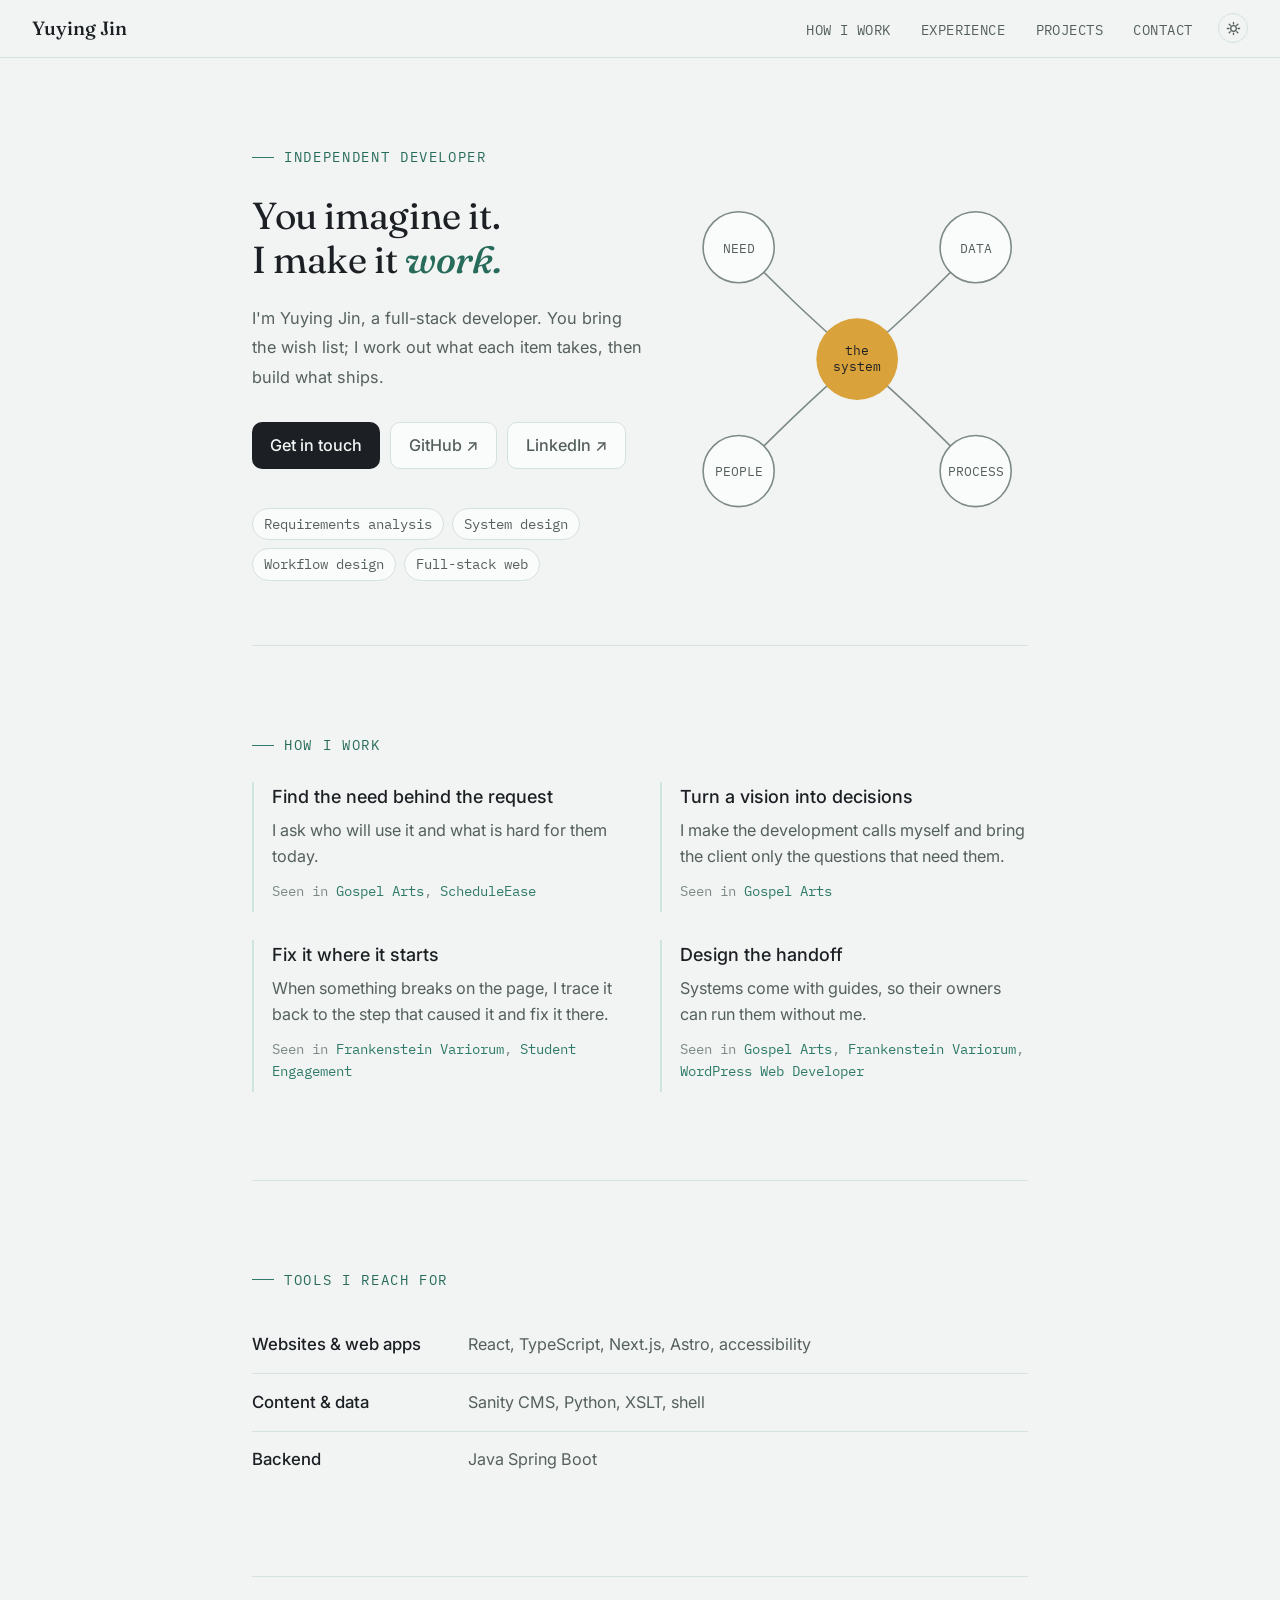
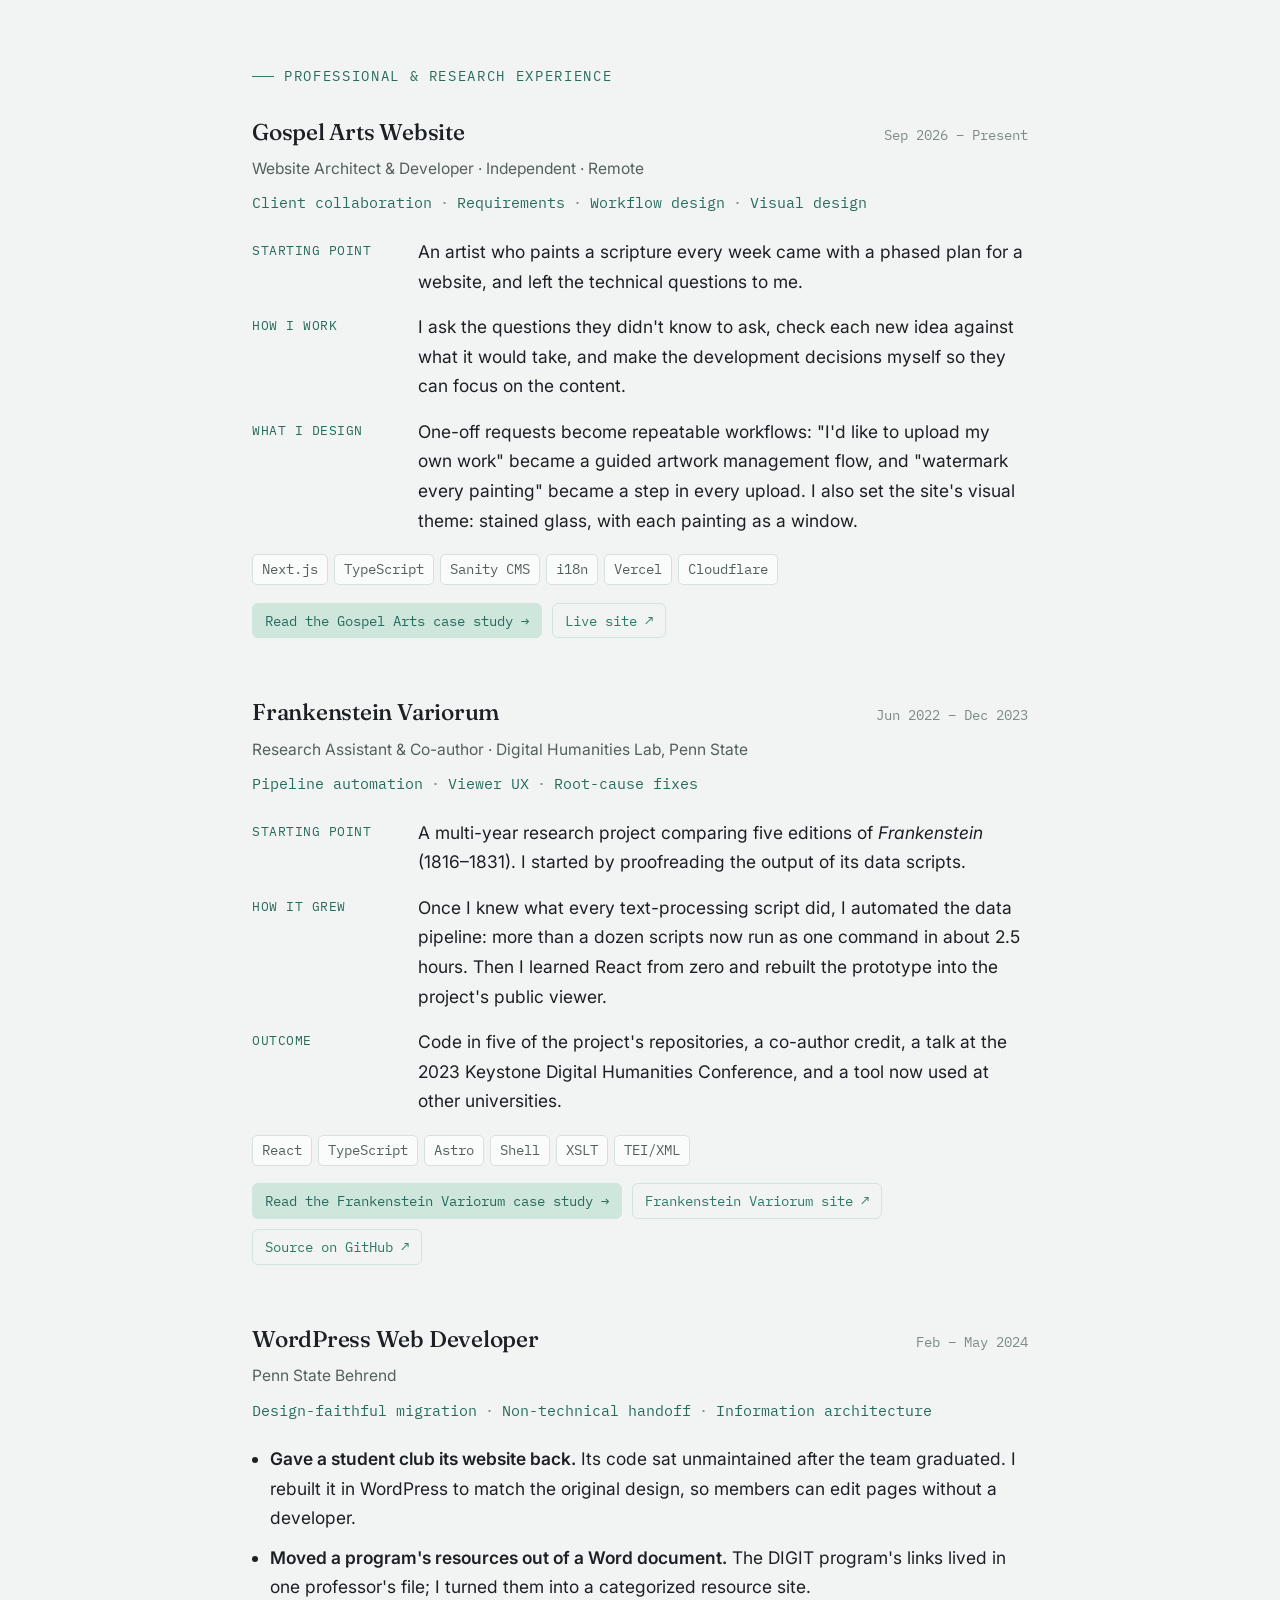
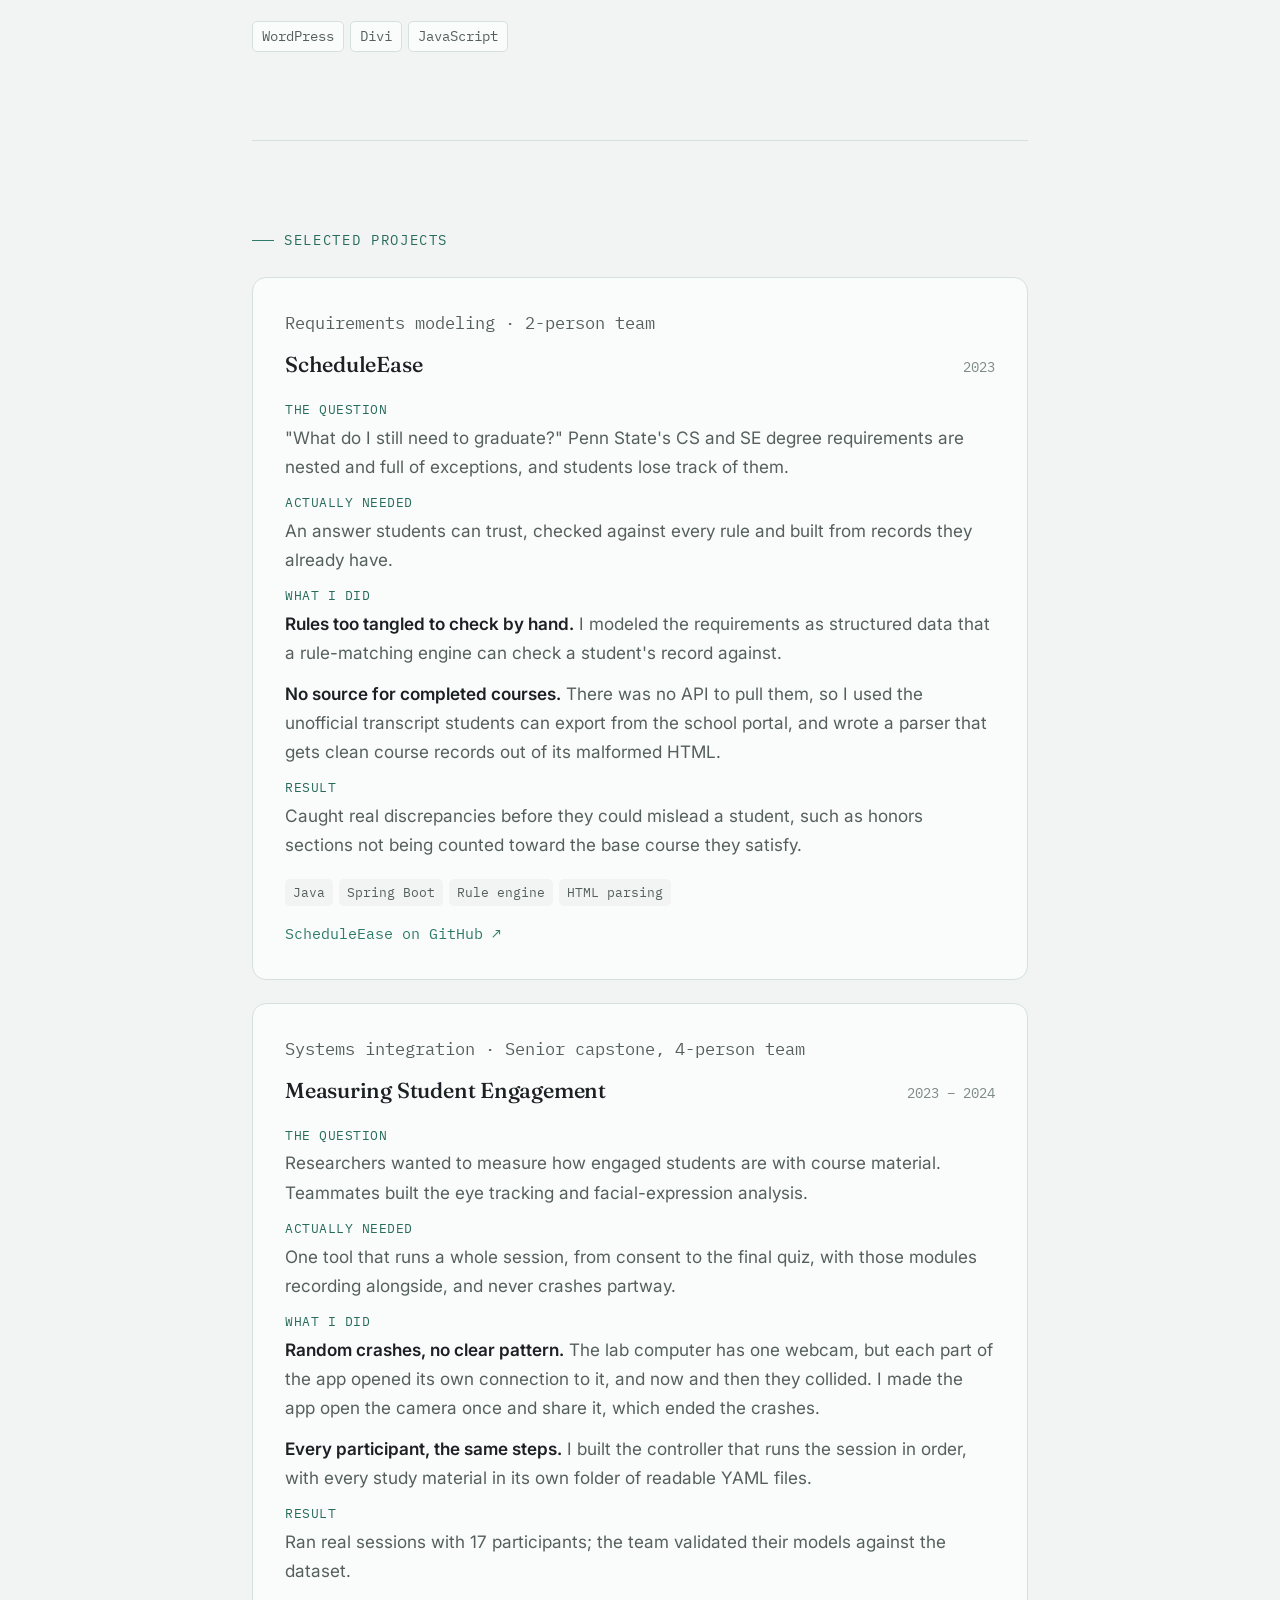
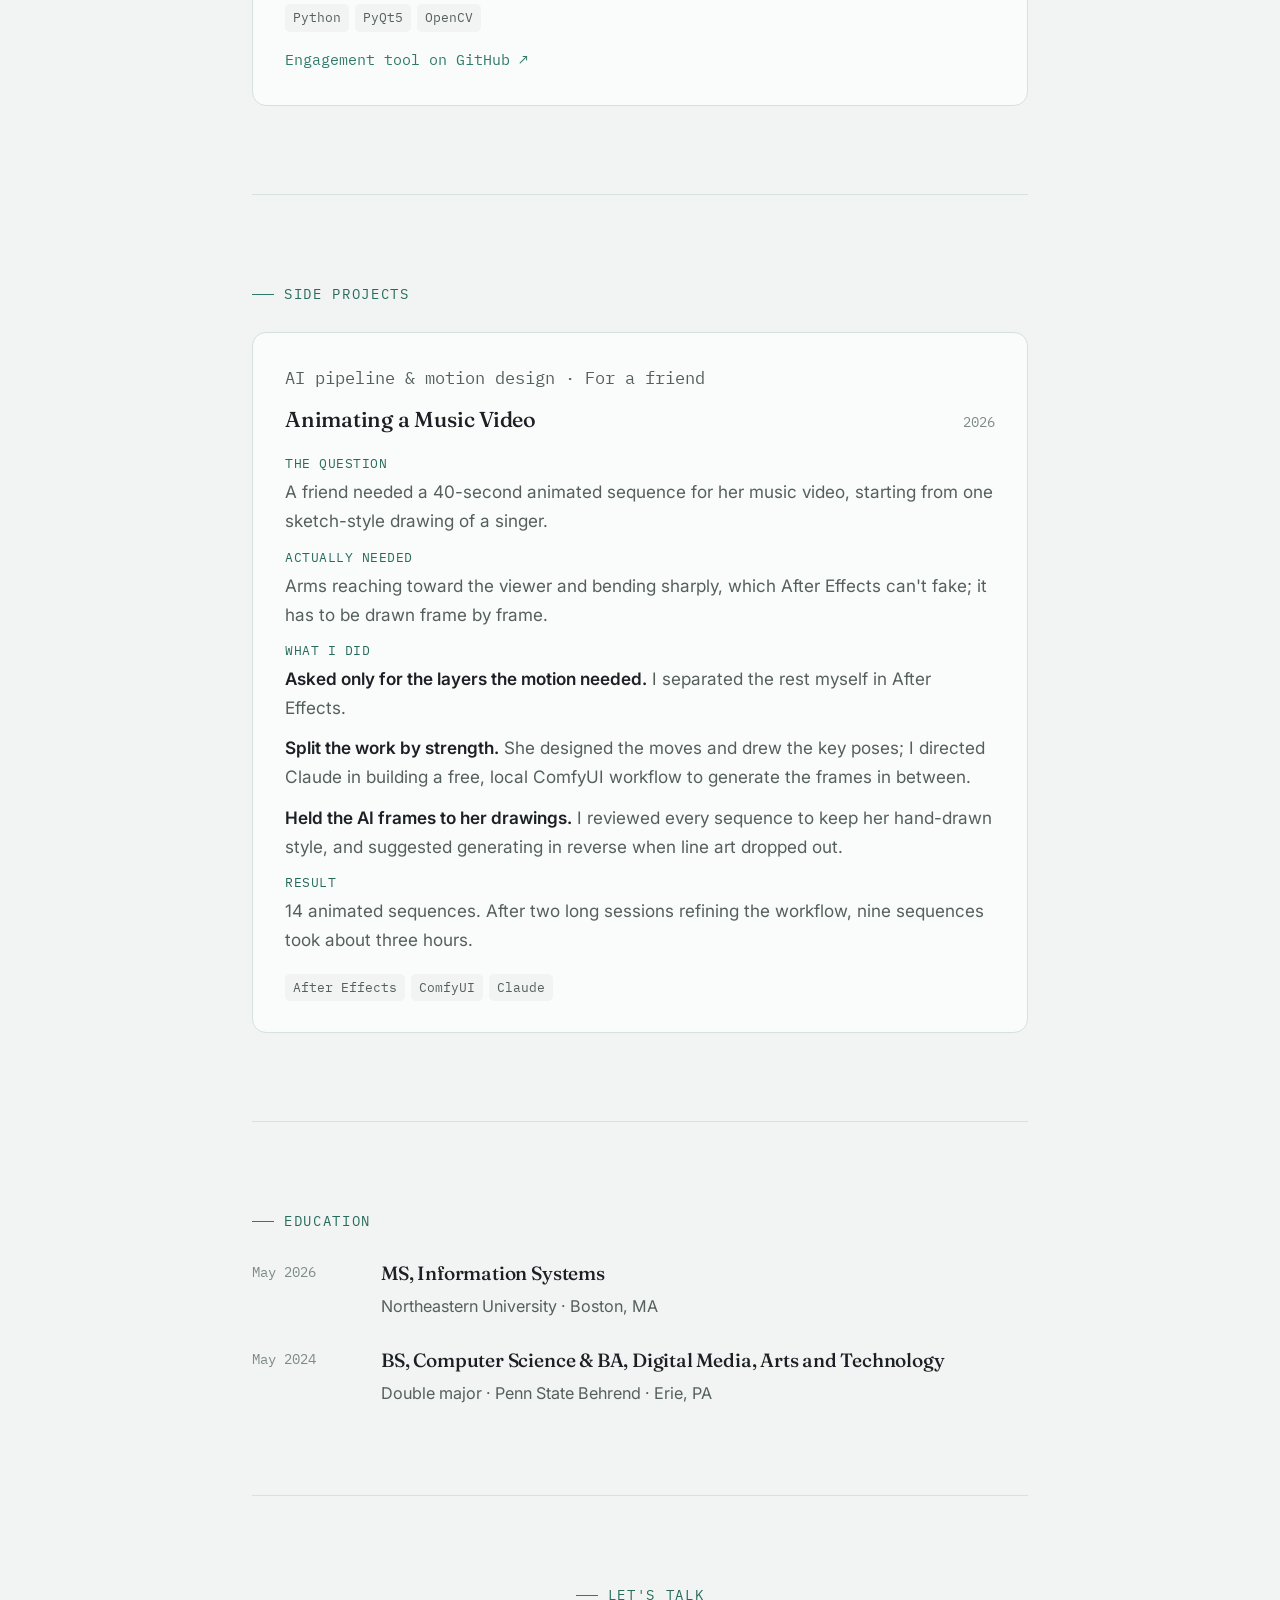
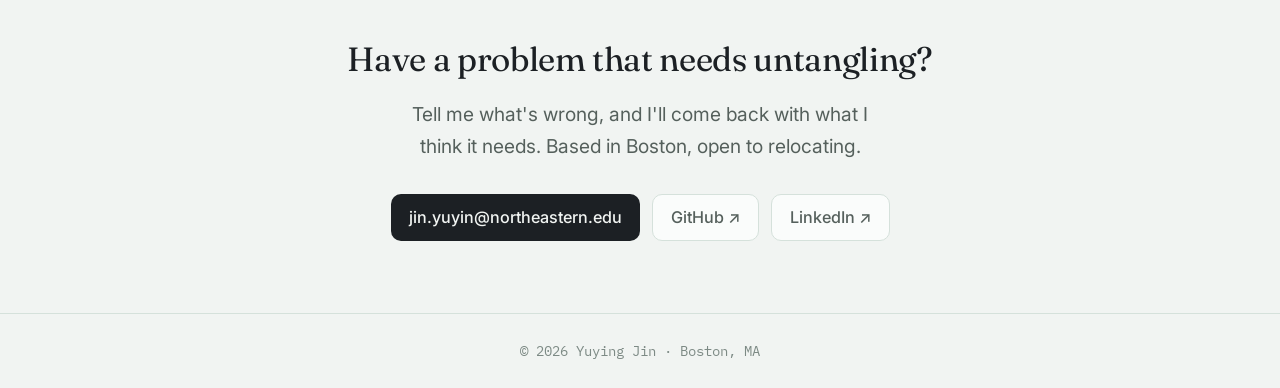
<file: index.html>
<!DOCTYPE html>
<html lang="en">
<head>
<meta charset="UTF-8">
<meta name="viewport" content="width=device-width, initial-scale=1.0">
<title>Yuying Jin · Full-Stack Developer for Systems &amp; Workflows</title>
<meta name="description" content="Full-stack developer Yuying Jin turns wish lists into working systems: requirements analysis, system and workflow design, and clean handoffs.">
<link rel="canonical" href="https://yuying-jin.github.io/">
<meta name="author" content="Yuying Jin">
<meta name="google-site-verification" content="AFJgG_rHsG5r-a4M-O23NNN3hDXJreeuIgtJnZFR1L4">
<meta name="theme-color" content="#f1f4f2" media="(prefers-color-scheme: light)">
<meta name="theme-color" content="#12161c" media="(prefers-color-scheme: dark)">
<link rel="icon" href="assets/favicon.svg" type="image/svg+xml">

<meta property="og:type" content="profile">
<meta property="og:title" content="Yuying Jin · Full-Stack Developer for Systems &amp; Workflows">
<meta property="og:description" content="You imagine it. I make it work. Yuying Jin, full-stack developer for requirements, system and workflow design.">
<meta property="og:url" content="https://yuying-jin.github.io/">
<meta property="og:site_name" content="Yuying Jin">
<meta property="profile:first_name" content="Yuying">
<meta property="profile:last_name" content="Jin">
<meta name="twitter:card" content="summary">

<script type="application/ld+json">
{
  "@context": "https://schema.org",
  "@type": "ProfilePage",
  "url": "https://yuying-jin.github.io/",
  "mainEntity": {
    "@type": "Person",
    "@id": "https://yuying-jin.github.io/#me",
    "name": "Yuying Jin",
    "alternateName": "金昱莹",
    "jobTitle": "Software Engineer",
    "description": "Full-stack developer focused on requirements analysis, system design and workflow design.",
    "url": "https://yuying-jin.github.io/",
    "address": { "@type": "PostalAddress", "addressLocality": "Boston", "addressRegion": "MA", "addressCountry": "US" },
    "alumniOf": [
      { "@type": "CollegeOrUniversity", "name": "Northeastern University", "url": "https://www.northeastern.edu/" },
      { "@type": "CollegeOrUniversity", "name": "Penn State Behrend", "url": "https://behrend.psu.edu/" }
    ],
    "knowsAbout": ["Requirements analysis", "System design", "Workflow design", "Full-stack web development", "Content management systems", "Next.js", "TypeScript", "Java", "Python"],
    "sameAs": ["https://github.com/Yuying-Jin", "https://www.linkedin.com/in/yuying-jin999"]
  }
}
</script>

<script>
  try { const t = localStorage.getItem('theme'); if (t) document.documentElement.dataset.theme = t; } catch (e) {}
</script>
<link rel="preconnect" href="https://fonts.googleapis.com">
<link rel="preconnect" href="https://fonts.gstatic.com" crossorigin>
<link href="https://fonts.googleapis.com/css2?family=Fraunces:ital,opsz,wght@0,9..144,400;0,9..144,500;1,9..144,500&family=Inter:wght@400;500;600&family=IBM+Plex+Mono:wght@400;500&display=swap" rel="stylesheet">
<link rel="stylesheet" href="assets/site.css">
</head>
<body>

<a id="back-to-top" href="#hero" aria-label="Back to top">
  <svg width="15" height="15" viewBox="0 0 16 16" fill="none" aria-hidden="true"><path d="M8 12V4M4 7l4-4 4 4" stroke="currentColor" stroke-width="1.5" stroke-linecap="round" stroke-linejoin="round"/></svg>
</a>

<nav aria-label="Main">
  <a href="#hero" class="nav-logo">Yuying Jin</a>
  <div class="nav-right">
    <ul class="nav-links">
      <li><a href="#how">How I work</a></li>
      <li><a href="#experience">Experience</a></li>
      <li><a href="#projects">Projects</a></li>
      <li><a href="#contact">Contact</a></li>
    </ul>
    <button class="theme-toggle" type="button" aria-label="Switch theme">
      <svg class="sun" width="15" height="15" viewBox="0 0 16 16" fill="none" aria-hidden="true"><circle cx="8" cy="8" r="3" stroke="currentColor" stroke-width="1.4"/><path d="M8 1.5v1.6M8 12.9v1.6M1.5 8h1.6M12.9 8h1.6M3.4 3.4l1.1 1.1M11.5 11.5l1.1 1.1M3.4 12.6l1.1-1.1M11.5 4.5l1.1-1.1" stroke="currentColor" stroke-width="1.4" stroke-linecap="round"/></svg>
      <svg class="moon" width="15" height="15" viewBox="0 0 16 16" fill="none" aria-hidden="true"><path d="M13.5 9.6A5.6 5.6 0 0 1 6.4 2.5a5.6 5.6 0 1 0 7.1 7.1Z" stroke="currentColor" stroke-width="1.4" stroke-linejoin="round"/></svg>
    </button>
  </div>
</nav>

<main class="container">

  <!-- HERO -->
  <section id="hero">
    <div class="hero-grid">
      <div>
        <p class="eyebrow">Independent developer</p>
        <h1>You imagine it. I make it <em>work.</em></h1>
        <p class="hero-desc">
          I'm Yuying Jin, a full-stack developer. You bring the wish list;
          I work out what each item takes, then build what ships.
        </p>
        <div class="hero-actions">
          <a href="mailto:jin.yuyin@northeastern.edu" class="btn btn-dark">Get in touch</a>
          <a href="https://github.com/Yuying-Jin" target="_blank" rel="noopener" class="btn btn-outline">GitHub ↗</a>
          <a href="https://www.linkedin.com/in/yuying-jin999" target="_blank" rel="noopener" class="btn btn-outline">LinkedIn ↗</a>
        </div>
        <ul class="hero-tags" aria-label="Focus areas">
          <li class="htag">Requirements analysis</li>
          <li class="htag">System design</li>
          <li class="htag">Workflow design</li>
          <li class="htag">Full-stack web</li>
        </ul>
      </div>

      <div class="node-diagram" aria-hidden="true">
        <svg viewBox="0 0 260 260">
          <path class="path p1" d="M40,45 C70,75 90,95 130,130" />
          <path class="path p2" d="M220,45 C190,75 170,95 130,130" />
          <path class="path p3" d="M40,215 C70,185 90,165 130,130" />
          <path class="path p4" d="M220,215 C190,185 170,165 130,130" />

          <circle class="leaf" cx="40" cy="45" r="27"/>
          <text x="40" y="49" text-anchor="middle">NEED</text>

          <circle class="leaf" cx="220" cy="45" r="27"/>
          <text x="220" y="49" text-anchor="middle">DATA</text>

          <circle class="leaf" cx="40" cy="215" r="27"/>
          <text x="40" y="219" text-anchor="middle">PEOPLE</text>

          <circle class="leaf" cx="220" cy="215" r="27"/>
          <text x="220" y="219" text-anchor="middle">PROCESS</text>

          <circle class="core" cx="130" cy="130" r="31"/>
          <text class="core-label" x="130" y="127" text-anchor="middle">the</text>
          <text class="core-label" x="130" y="139" text-anchor="middle">system</text>
        </svg>
      </div>
    </div>
  </section>

  <!-- HOW I WORK -->
  <section id="how">
    <h2 class="eyebrow">How I work</h2>
    <div class="how-grid">
      <div class="how-block">
        <h3>Find the need behind the request</h3>
        <p>I ask who will use it and what is hard for them today.</p>
        <p class="seen-in">Seen in <a href="#gospel-arts">Gospel Arts</a>, <a href="#scheduleease">ScheduleEase</a></p>
      </div>
      <div class="how-block">
        <h3>Turn a vision into decisions</h3>
        <p>I make the development calls myself and bring the client only the questions that need them.</p>
        <p class="seen-in">Seen in <a href="work/gospel-arts/#collaboration">Gospel Arts</a></p>
      </div>
      <div class="how-block">
        <h3>Fix it where it starts</h3>
        <p>When something breaks on the page, I trace it back to the step that caused it and fix it there.</p>
        <p class="seen-in">Seen in <a href="work/frankenstein-variorum/#where-to-fix">Frankenstein Variorum</a>, <a href="#student-engagement">Student Engagement</a></p>
      </div>
      <div class="how-block">
        <h3>Design the handoff</h3>
        <p>Systems come with guides, so their owners can run them without me.</p>
        <p class="seen-in">Seen in <a href="#gospel-arts">Gospel Arts</a>, <a href="work/frankenstein-variorum/#outcome">Frankenstein Variorum</a>, <a href="#web-developer">WordPress Web Developer</a></p>
      </div>
    </div>
  </section>

  <!-- SKILLS -->
  <section id="skills">
    <h2 class="eyebrow">Tools I reach for</h2>
    <div class="skill-rows">
      <div class="skill-row"><h3>Websites &amp; web apps</h3><p>React, TypeScript, Next.js, Astro, accessibility</p></div>
      <div class="skill-row"><h3>Content &amp; data</h3><p>Sanity CMS, Python, XSLT, shell</p></div>
      <div class="skill-row"><h3>Backend</h3><p>Java Spring Boot</p></div>
    </div>
  </section>

  <!-- PROFESSIONAL & RESEARCH EXPERIENCE -->
  <section id="experience">
    <h2 class="eyebrow">Professional &amp; Research Experience</h2>

    <article class="case" id="gospel-arts">
      <div class="case-head">
        <h3>Gospel Arts Website</h3>
        <span class="case-date">Sep 2026 – Present</span>
      </div>
      <p class="case-org">Website Architect &amp; Developer · Independent · Remote</p>
      <ul class="case-badges"><li>Client collaboration</li><li>Requirements</li><li>Workflow design</li><li>Visual design</li></ul>
      <div class="case-rows">
        <div class="case-row"><div class="k">Starting point</div><div class="v">An artist who paints a scripture every week came with a phased plan for a website, and left the technical questions to me.</div></div>
        <div class="case-row"><div class="k">How I work</div><div class="v">I ask the questions they didn't know to ask, check each new idea against what it would take, and make the development decisions myself so they can focus on the content.</div></div>
        <div class="case-row"><div class="k">What I design</div><div class="v">One-off requests become repeatable workflows: "I'd like to upload my own work" became a guided artwork management flow, and "watermark every painting" became a step in every upload. I also set the site's visual theme: stained glass, with each painting as a window.</div></div>
      </div>
      <ul class="case-tools" aria-label="Tools"><li class="pill">Next.js</li><li class="pill">TypeScript</li><li class="pill">Sanity CMS</li><li class="pill">i18n</li><li class="pill">Vercel</li><li class="pill">Cloudflare</li></ul>
      <div class="case-links">
        <a href="work/gospel-arts/" class="case-link primary">Read the Gospel Arts case study →</a>
        <a href="https://www.sjgart.org/" target="_blank" rel="noopener" class="case-link">Live site ↗</a>
      </div>
    </article>

    <article class="case" id="frankenstein-variorum">
      <div class="case-head">
        <h3>Frankenstein Variorum</h3>
        <span class="case-date">Jun 2022 – Dec 2023</span>
      </div>
      <p class="case-org">Research Assistant &amp; Co-author · Digital Humanities Lab, Penn State</p>
      <ul class="case-badges"><li>Pipeline automation</li><li>Viewer UX</li><li>Root-cause fixes</li></ul>
      <div class="case-rows">
        <div class="case-row"><div class="k">Starting point</div><div class="v">A multi-year research project comparing five editions of <em>Frankenstein</em> (1816–1831). I started by proofreading the output of its data scripts.</div></div>
        <div class="case-row"><div class="k">How it grew</div><div class="v">Once I knew what every text-processing script did, I automated the data pipeline: more than a dozen scripts now run as one command in about 2.5 hours. Then I learned React from zero and rebuilt the prototype into the project's public viewer.</div></div>
        <div class="case-row"><div class="k">Outcome</div><div class="v">Code in five of the project's repositories, a co-author credit, a talk at the 2023 Keystone Digital Humanities Conference, and a tool now used at other universities.</div></div>
      </div>
      <ul class="case-tools" aria-label="Tools"><li class="pill">React</li><li class="pill">TypeScript</li><li class="pill">Astro</li><li class="pill">Shell</li><li class="pill">XSLT</li><li class="pill">TEI/XML</li></ul>
      <div class="case-links">
        <a href="work/frankenstein-variorum/" class="case-link primary">Read the Frankenstein Variorum case study →</a>
        <a href="https://frankensteinvariorum.org/" target="_blank" rel="noopener" class="case-link">Frankenstein Variorum site ↗</a>
        <a href="https://github.com/FrankensteinVariorum" target="_blank" rel="noopener" class="case-link">Source on GitHub ↗</a>
      </div>
    </article>

    <article class="case" id="web-developer">
      <div class="case-head">
        <h3>WordPress Web Developer</h3>
        <span class="case-date">Feb – May 2024</span>
      </div>
      <p class="case-org">Penn State Behrend</p>
      <ul class="case-badges"><li>Design-faithful migration</li><li>Non-technical handoff</li><li>Information architecture</li></ul>
      <ul class="plain">
        <li><strong>Gave a student club its website back.</strong> Its code sat unmaintained after the team graduated. I rebuilt it in WordPress to match the original design, so members can edit pages without a developer.</li>
        <li><strong>Moved a program's resources out of a Word document.</strong> The DIGIT program's links lived in one professor's file; I turned them into a categorized resource site.</li>
      </ul>
      <ul class="case-tools" aria-label="Tools"><li class="pill">WordPress</li><li class="pill">Divi</li><li class="pill">JavaScript</li></ul>
    </article>
  </section>

  <!-- PROJECTS -->
  <section id="projects">
    <h2 class="eyebrow">Selected Projects</h2>
    <div class="proj-list">

      <article class="proj-card" id="scheduleease">
        <p class="proj-num">Requirements modeling · 2-person team</p>
        <div class="proj-head"><h3>ScheduleEase</h3><span class="case-date">2023</span></div>
        <p><span class="proj-label">The question</span>"What do I still need to graduate?" Penn State's CS and SE degree requirements are nested and full of exceptions, and students lose track of them.</p>
        <p><span class="proj-label">Actually needed</span>An answer students can trust, checked against every rule and built from records they already have.</p>
        <p><span class="proj-label">What I did</span><strong>Rules too tangled to check by hand.</strong> I modeled the requirements as structured data that a rule-matching engine can check a student's record against.</p>
        <p><strong>No source for completed courses.</strong> There was no API to pull them, so I used the unofficial transcript students can export from the school portal, and wrote a parser that gets clean course records out of its malformed HTML.</p>
        <p><span class="proj-label">Result</span>Caught real discrepancies before they could mislead a student, such as honors sections not being counted toward the base course they satisfy.</p>
        <ul class="proj-tags" aria-label="Tools"><li class="proj-tag">Java</li><li class="proj-tag">Spring Boot</li><li class="proj-tag">Rule engine</li><li class="proj-tag">HTML parsing</li></ul>
        <a href="https://github.com/Yuying-Jin/SE411/tree/main/ScheduleEase" target="_blank" rel="noopener" class="proj-link">ScheduleEase on GitHub ↗</a>
      </article>

      <article class="proj-card" id="student-engagement">
        <p class="proj-num">Systems integration · Senior capstone, 4-person team</p>
        <div class="proj-head"><h3>Measuring Student Engagement</h3><span class="case-date">2023 – 2024</span></div>
        <p><span class="proj-label">The question</span>Researchers wanted to measure how engaged students are with course material. Teammates built the eye tracking and facial-expression analysis.</p>
        <p><span class="proj-label">Actually needed</span>One tool that runs a whole session, from consent to the final quiz, with those modules recording alongside, and never crashes partway.</p>
        <p><span class="proj-label">What I did</span><strong>Random crashes, no clear pattern.</strong> The lab computer has one webcam, but each part of the app opened its own connection to it, and now and then they collided. I made the app open the camera once and share it, which ended the crashes.</p>
        <p><strong>Every participant, the same steps.</strong> I built the controller that runs the session in order, with every study material in its own folder of readable YAML files.</p>
        <p><span class="proj-label">Result</span>Ran real sessions with 17 participants; the team validated their models against the dataset.</p>
        <ul class="proj-tags" aria-label="Tools"><li class="proj-tag">Python</li><li class="proj-tag">PyQt5</li><li class="proj-tag">OpenCV</li></ul>
        <a href="https://github.com/neha26pp/MLEngagementTool" target="_blank" rel="noopener" class="proj-link">Engagement tool on GitHub ↗</a>
      </article>

    </div>
  </section>

  <!-- SIDE PROJECTS -->
  <section id="side-projects">
    <h2 class="eyebrow">Side Projects</h2>
    <div class="proj-list">

      <article class="proj-card" id="music-video">
        <p class="proj-num">AI pipeline &amp; motion design · For a friend</p>
        <div class="proj-head"><h3>Animating a Music Video</h3><span class="case-date">2026</span></div>
        <p><span class="proj-label">The question</span>A friend needed a 40-second animated sequence for her music video, starting from one sketch-style drawing of a singer.</p>
        <p><span class="proj-label">Actually needed</span>Arms reaching toward the viewer and bending sharply, which After Effects can't fake; it has to be drawn frame by frame.</p>
        <p><span class="proj-label">What I did</span><strong>Asked only for the layers the motion needed.</strong> I separated the rest myself in After Effects.</p>
        <p><strong>Split the work by strength.</strong> She designed the moves and drew the key poses; I directed Claude in building a free, local ComfyUI workflow to generate the frames in between.</p>
        <p><strong>Held the AI frames to her drawings.</strong> I reviewed every sequence to keep her hand-drawn style, and suggested generating in reverse when line art dropped out.</p>
        <p><span class="proj-label">Result</span>14 animated sequences. After two long sessions refining the workflow, nine sequences took about three hours.</p>
        <ul class="proj-tags" aria-label="Tools"><li class="proj-tag">After Effects</li><li class="proj-tag">ComfyUI</li><li class="proj-tag">Claude</li></ul>
      </article>

    </div>
  </section>

  <!-- EDUCATION -->
  <section id="education">
    <h2 class="eyebrow">Education</h2>
    <div class="edu-list">
      <div class="edu-item">
        <div class="edu-date">May 2026</div>
        <div>
          <h3>MS, Information Systems</h3>
          <p>Northeastern University · Boston, MA</p>
        </div>
      </div>
      <div class="edu-item">
        <div class="edu-date">May 2024</div>
        <div>
          <h3>BS, Computer Science &amp; BA, Digital Media, Arts and Technology</h3>
          <p>Double major · Penn State Behrend · Erie, PA</p>
        </div>
      </div>
    </div>
  </section>

  <!-- CONTACT -->
  <section id="contact">
    <p class="eyebrow" style="justify-content:center;">Let's talk</p>
    <h2 class="title">Have a problem that needs untangling?</h2>
    <p class="sub">Tell me what's wrong, and I'll come back with what I think it needs. Based in Boston, open to relocating.</p>
    <div class="contact-links">
      <a href="mailto:jin.yuyin@northeastern.edu" class="btn btn-dark">jin.yuyin@northeastern.edu</a>
      <a href="https://github.com/Yuying-Jin" target="_blank" rel="noopener" class="btn btn-outline">GitHub ↗</a>
      <a href="https://www.linkedin.com/in/yuying-jin999" target="_blank" rel="noopener" class="btn btn-outline">LinkedIn ↗</a>
    </div>
  </section>

</main>

<footer>© 2026 Yuying Jin · Boston, MA</footer>

<script src="assets/site.js" defer></script>
</body>
</html>
</file>
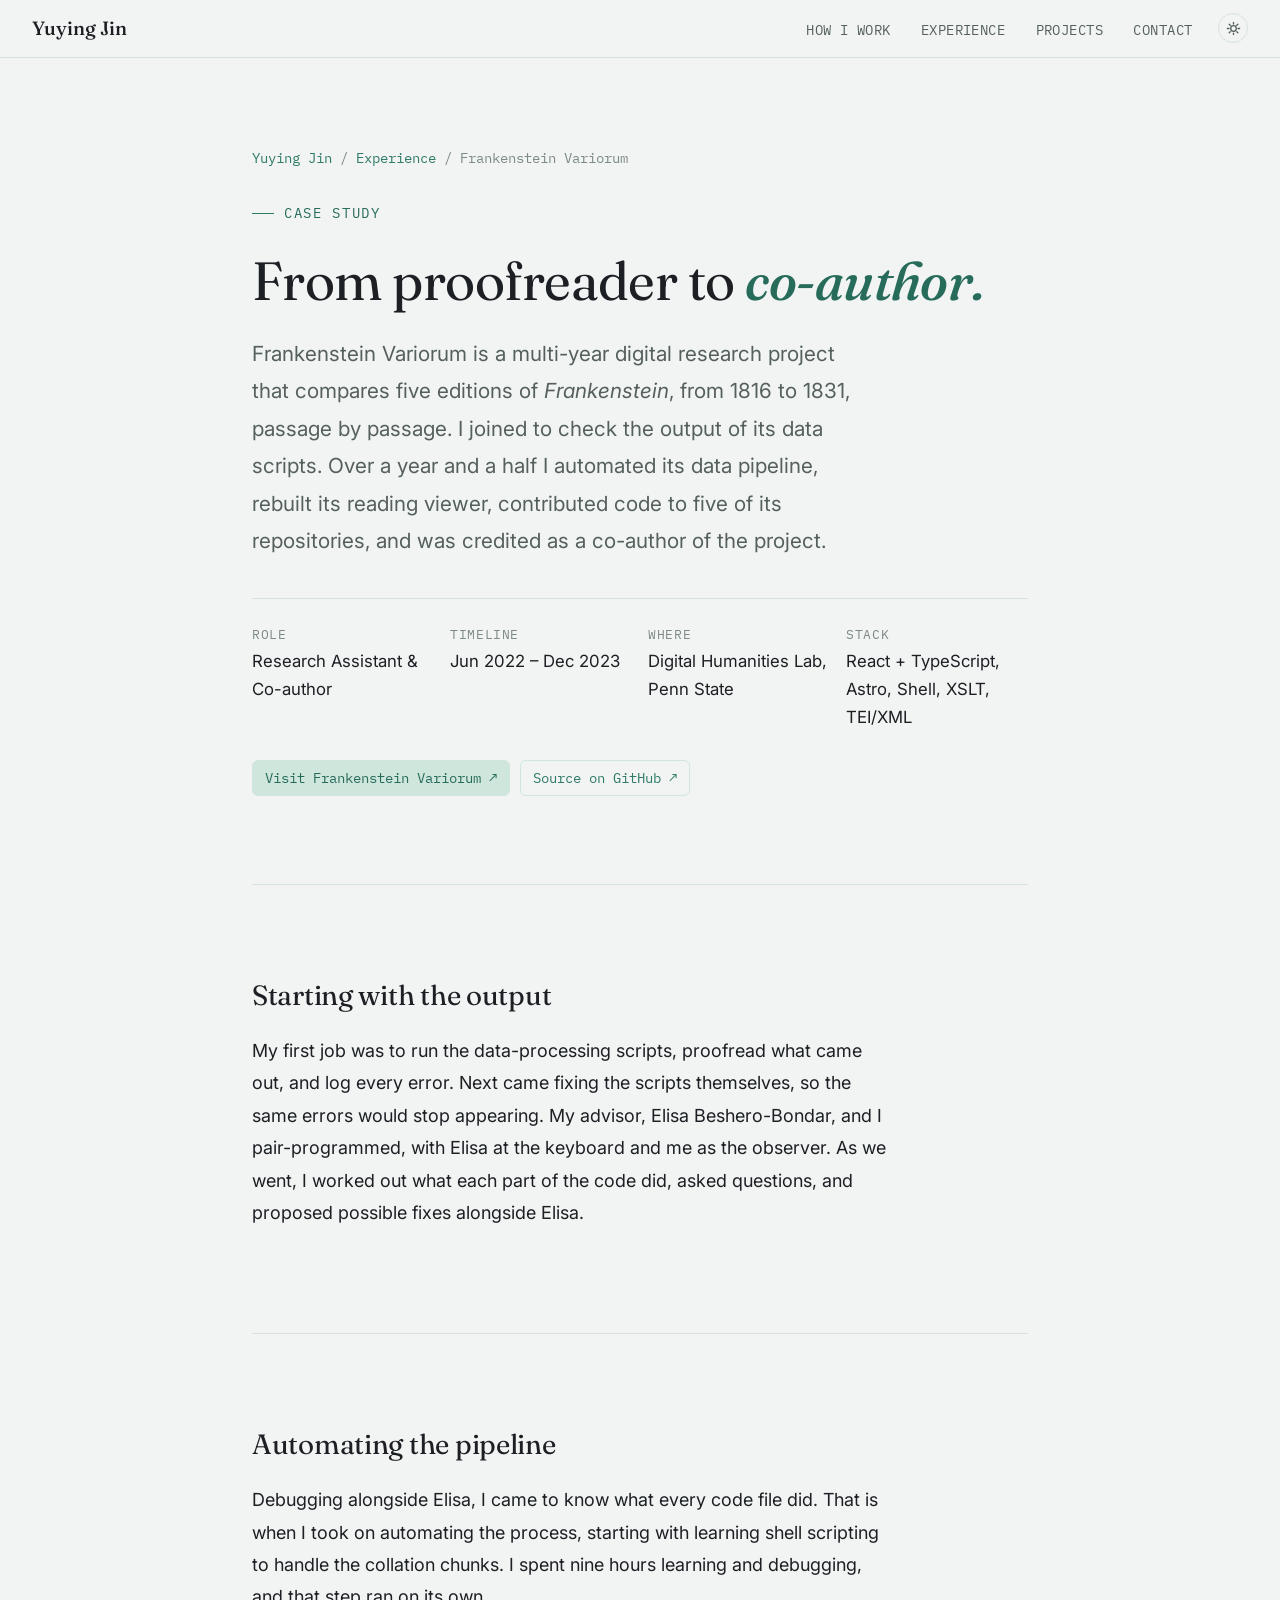
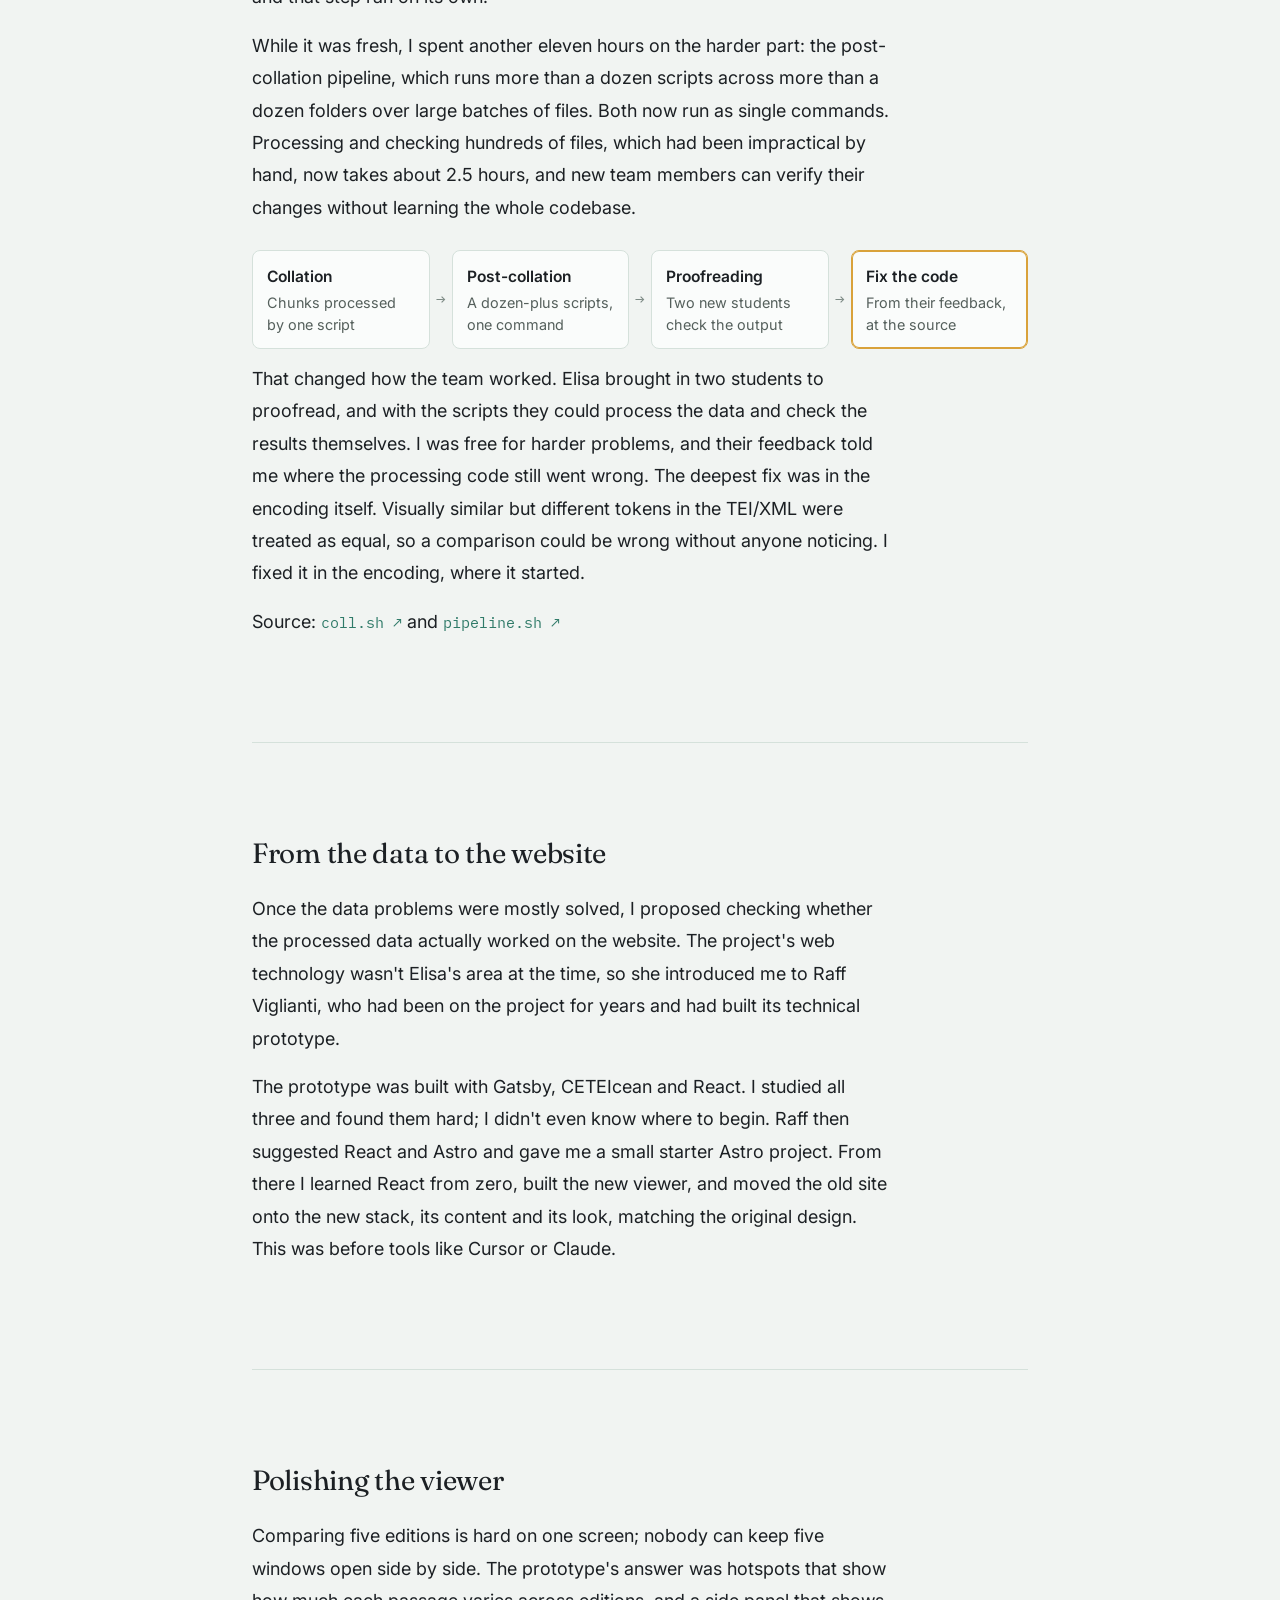
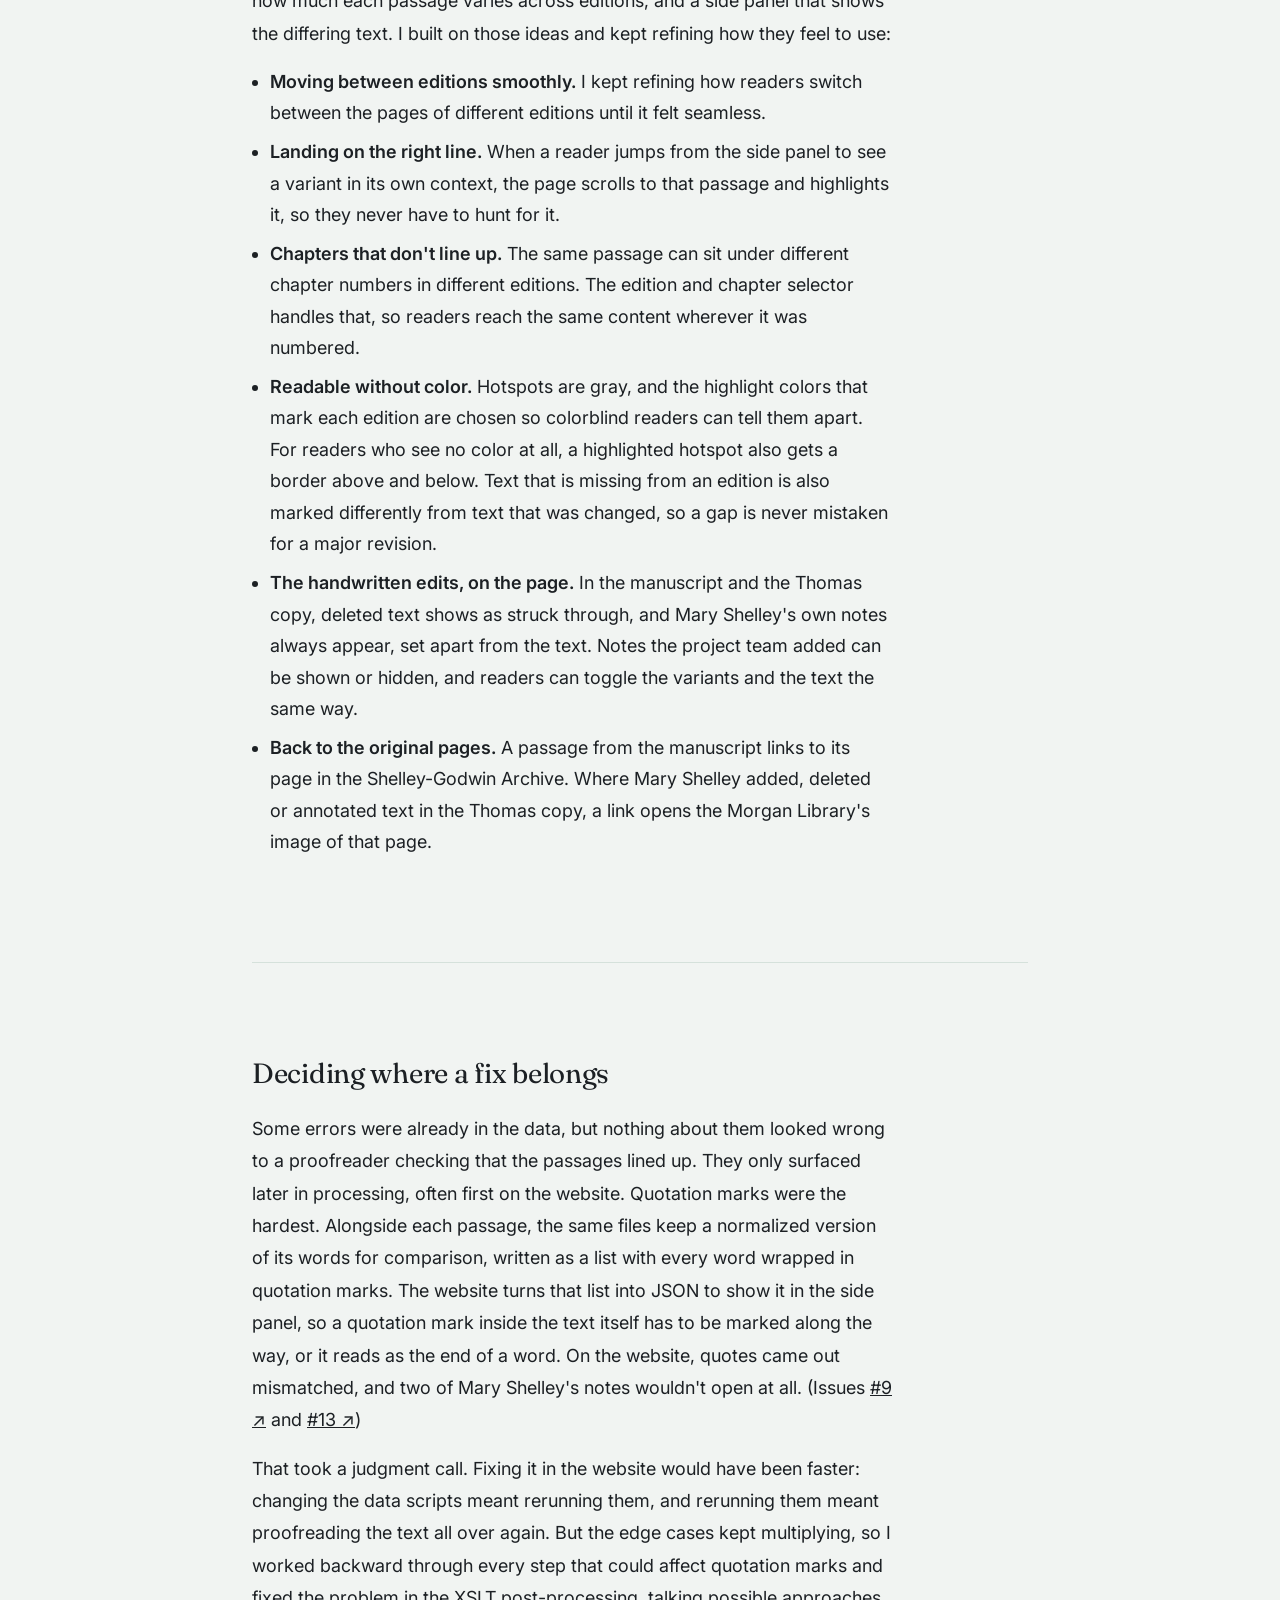
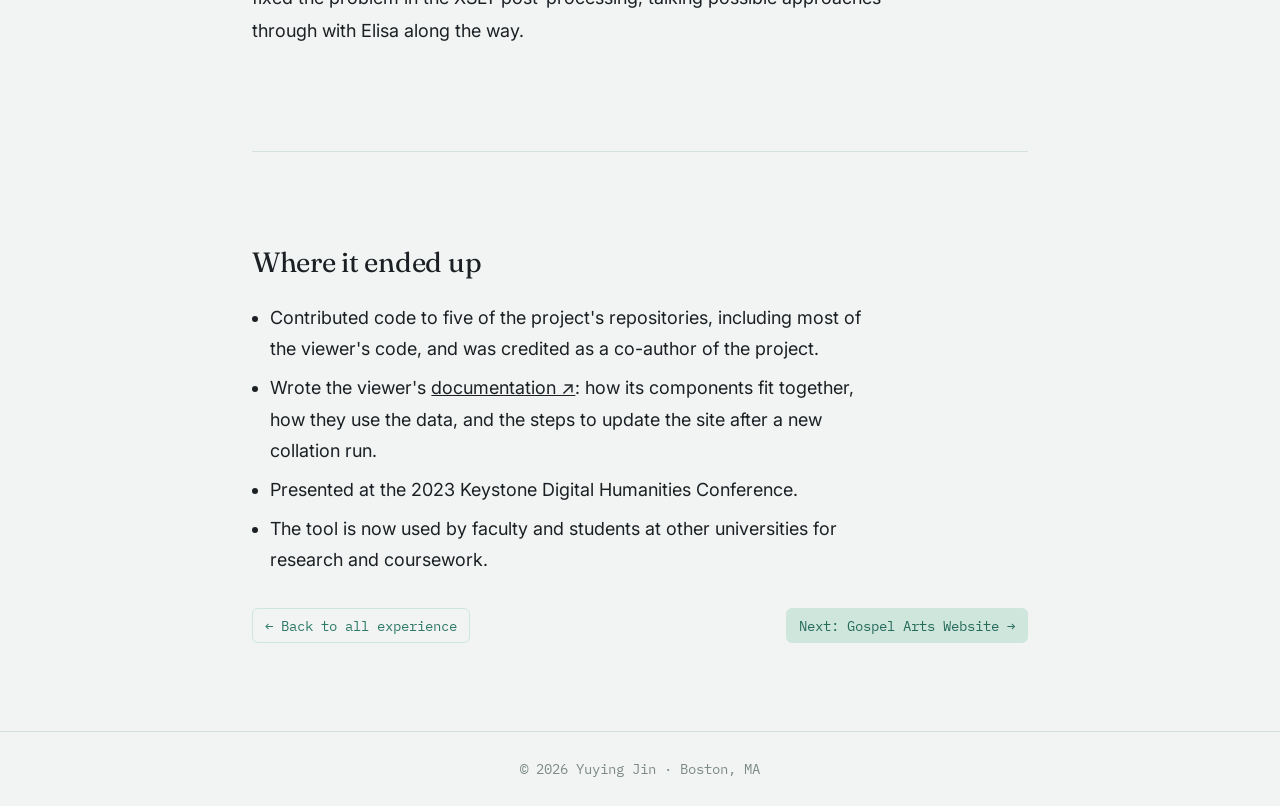
<file: work/frankenstein-variorum/index.html>
<!DOCTYPE html>
<html lang="en">
<head>
<meta charset="UTF-8">
<meta name="viewport" content="width=device-width, initial-scale=1.0">
<title>Frankenstein Variorum Case Study · Yuying Jin</title>
<meta name="description" content="How I went from proofreading to automating the data pipeline and rebuilding the viewer of a five-edition Frankenstein comparison tool.">
<link rel="canonical" href="https://yuying-jin.github.io/work/frankenstein-variorum/">
<meta name="author" content="Yuying Jin">
<meta name="theme-color" content="#f1f4f2" media="(prefers-color-scheme: light)">
<meta name="theme-color" content="#12161c" media="(prefers-color-scheme: dark)">
<link rel="icon" href="../../assets/favicon.svg" type="image/svg+xml">

<meta property="og:type" content="article">
<meta property="og:title" content="Frankenstein Variorum · Case Study">
<meta property="og:description" content="From proofreading the encoded text to automating the pipeline, rebuilding the viewer, and co-authoring the project.">
<meta property="og:url" content="https://yuying-jin.github.io/work/frankenstein-variorum/">
<meta property="og:site_name" content="Yuying Jin">
<meta name="twitter:card" content="summary">

<script type="application/ld+json">
[
  {
    "@context": "https://schema.org",
    "@type": "Article",
    "headline": "Frankenstein Variorum: from proofreader to co-author",
    "description": "Case study: automating a TEI/XML collation pipeline and rebuilding the reading viewer of a five-edition comparison of Frankenstein.",
    "url": "https://yuying-jin.github.io/work/frankenstein-variorum/",
    "inLanguage": "en",
    "dateModified": "2026-10-29",
    "author": { "@type": "Person", "@id": "https://yuying-jin.github.io/#me", "name": "Yuying Jin", "url": "https://yuying-jin.github.io/" },
    "about": ["Digital humanities", "Data pipelines", "Shell automation", "TEI/XML", "XSLT", "React", "Astro"]
  },
  {
    "@context": "https://schema.org",
    "@type": "BreadcrumbList",
    "itemListElement": [
      { "@type": "ListItem", "position": 1, "name": "Yuying Jin", "item": "https://yuying-jin.github.io/" },
      { "@type": "ListItem", "position": 2, "name": "Frankenstein Variorum", "item": "https://yuying-jin.github.io/work/frankenstein-variorum/" }
    ]
  }
]
</script>

<script>
  try { const t = localStorage.getItem('theme'); if (t) document.documentElement.dataset.theme = t; } catch (e) {}
</script>
<link rel="preconnect" href="https://fonts.googleapis.com">
<link rel="preconnect" href="https://fonts.gstatic.com" crossorigin>
<link href="https://fonts.googleapis.com/css2?family=Fraunces:ital,opsz,wght@0,9..144,400;0,9..144,500;1,9..144,500&family=Inter:wght@400;500;600&family=IBM+Plex+Mono:wght@400;500&display=swap" rel="stylesheet">
<link rel="stylesheet" href="../../assets/site.css">
</head>
<body>

<a id="back-to-top" href="#top" aria-label="Back to top">
  <svg width="15" height="15" viewBox="0 0 16 16" fill="none" aria-hidden="true"><path d="M8 12V4M4 7l4-4 4 4" stroke="currentColor" stroke-width="1.5" stroke-linecap="round" stroke-linejoin="round"/></svg>
</a>

<nav aria-label="Main">
  <a href="../../" class="nav-logo">Yuying Jin</a>
  <div class="nav-right">
    <ul class="nav-links">
      <li><a href="../../#how">How I work</a></li>
      <li><a href="../../#experience">Experience</a></li>
      <li><a href="../../#projects">Projects</a></li>
      <li><a href="../../#contact">Contact</a></li>
    </ul>
    <button class="theme-toggle" type="button" aria-label="Switch theme">
      <svg class="sun" width="15" height="15" viewBox="0 0 16 16" fill="none" aria-hidden="true"><circle cx="8" cy="8" r="3" stroke="currentColor" stroke-width="1.4"/><path d="M8 1.5v1.6M8 12.9v1.6M1.5 8h1.6M12.9 8h1.6M3.4 3.4l1.1 1.1M11.5 11.5l1.1 1.1M3.4 12.6l1.1-1.1M11.5 4.5l1.1-1.1" stroke="currentColor" stroke-width="1.4" stroke-linecap="round"/></svg>
      <svg class="moon" width="15" height="15" viewBox="0 0 16 16" fill="none" aria-hidden="true"><path d="M13.5 9.6A5.6 5.6 0 0 1 6.4 2.5a5.6 5.6 0 1 0 7.1 7.1Z" stroke="currentColor" stroke-width="1.4" stroke-linejoin="round"/></svg>
    </button>
  </div>
</nav>

<main class="container">

  <section id="top">
    <p class="crumbs"><a href="../../">Yuying Jin</a> / <a href="../../#experience">Experience</a> / Frankenstein Variorum</p>
    <p class="eyebrow">Case study</p>
    <h1>From proofreader to <em>co-author.</em></h1>
    <p class="cs-lede">Frankenstein Variorum is a multi-year digital research project that compares five editions of <em>Frankenstein</em>, from 1816 to 1831, passage by passage. I joined to check the output of its data scripts. Over a year and a half I automated its data pipeline, rebuilt its reading viewer, contributed code to five of its repositories, and was credited as a co-author of the project.</p>
    <dl class="cs-facts">
      <div><dt>Role</dt><dd>Research Assistant &amp; Co-author</dd></div>
      <div><dt>Timeline</dt><dd>Jun 2022 – Dec 2023</dd></div>
      <div><dt>Where</dt><dd>Digital Humanities Lab, Penn State</dd></div>
      <div><dt>Stack</dt><dd>React + TypeScript, Astro, Shell, XSLT, TEI/XML</dd></div>
    </dl>
    <div class="case-links" style="margin-top:1.8rem">
      <a href="https://frankensteinvariorum.org/" target="_blank" rel="noopener" class="case-link primary">Visit Frankenstein Variorum ↗</a>
      <a href="https://github.com/FrankensteinVariorum" target="_blank" rel="noopener" class="case-link">Source on GitHub ↗</a>
    </div>
  </section>

  <section id="proofreading">
    <div class="prose">
      <h2>Starting with the output</h2>
      <p>My first job was to run the data-processing scripts, proofread what came out, and log every error. Next came fixing the scripts themselves, so the same errors would stop appearing. My advisor, Elisa Beshero-Bondar, and I pair-programmed, with Elisa at the keyboard and me as the observer. As we went, I worked out what each part of the code did, asked questions, and proposed possible fixes alongside Elisa.</p>
    </div>
  </section>

  <section id="pipeline">
    <div class="prose">
      <h2>Automating the pipeline</h2>
      <p>Debugging alongside Elisa, I came to know what every code file did. That is when I took on automating the process, starting with learning shell scripting to handle the collation chunks. I spent nine hours learning and debugging, and that step ran on its own.</p>
      <p>While it was fresh, I spent another eleven hours on the harder part: the post-collation pipeline, which runs more than a dozen scripts across more than a dozen folders over large batches of files. Both now run as single commands. Processing and checking hundreds of files, which had been impractical by hand, now takes about 2.5 hours, and new team members can verify their changes without learning the whole codebase.</p>
    </div>
    <div class="flow" role="list" aria-label="Data pipeline feedback loop">
      <div class="flow-step" role="listitem"><b>Collation</b><span>Chunks processed by one script</span></div>
      <div class="flow-arrow" aria-hidden="true">→</div>
      <div class="flow-step" role="listitem"><b>Post-collation</b><span>A dozen-plus scripts, one command</span></div>
      <div class="flow-arrow" aria-hidden="true">→</div>
      <div class="flow-step" role="listitem"><b>Proofreading</b><span>Two new students check the output</span></div>
      <div class="flow-arrow" aria-hidden="true">→</div>
      <div class="flow-step hub" role="listitem"><b>Fix the code</b><span>From their feedback, at the source</span></div>
    </div>
    <div class="prose">
      <p>That changed how the team worked. Elisa brought in two students to proofread, and with the scripts they could process the data and check the results themselves. I was free for harder problems, and their feedback told me where the processing code still went wrong. The deepest fix was in the encoding itself. Visually similar but different tokens in the TEI/XML were treated as equal, so a comparison could be wrong without anyone noticing. I fixed it in the encoding, where it started.</p>
      <p>Source: <a class="proj-link" style="margin:0" href="https://github.com/FrankensteinVariorum/collationWorkspace/blob/main/coll.sh" target="_blank" rel="noopener">coll.sh ↗</a> and <a class="proj-link" style="margin:0" href="https://github.com/FrankensteinVariorum/fv-postCollation/blob/master/postColl-workspace/pipeline.sh" target="_blank" rel="noopener">pipeline.sh ↗</a></p>
    </div>
  </section>

  <section id="website">
    <div class="prose">
      <h2>From the data to the website</h2>
      <p>Once the data problems were mostly solved, I proposed checking whether the processed data actually worked on the website. The project's web technology wasn't Elisa's area at the time, so she introduced me to Raff Viglianti, who had been on the project for years and had built its technical prototype.</p>
      <p>The prototype was built with Gatsby, CETEIcean and React. I studied all three and found them hard; I didn't even know where to begin. Raff then suggested React and Astro and gave me a small starter Astro project. From there I learned React from zero, built the new viewer, and moved the old site onto the new stack, its content and its look, matching the original design. This was before tools like Cursor or Claude.</p>
    </div>
  </section>

  <section id="viewer">
    <div class="prose">
      <h2>Polishing the viewer</h2>
      <p>Comparing five editions is hard on one screen; nobody can keep five windows open side by side. The prototype's answer was hotspots that show how much each passage varies across editions, and a side panel that shows the differing text. I built on those ideas and kept refining how they feel to use:</p>
      <ul>
        <li><strong>Moving between editions smoothly.</strong> I kept refining how readers switch between the pages of different editions until it felt seamless.</li>
        <li><strong>Landing on the right line.</strong> When a reader jumps from the side panel to see a variant in its own context, the page scrolls to that passage and highlights it, so they never have to hunt for it.</li>
        <li><strong>Chapters that don't line up.</strong> The same passage can sit under different chapter numbers in different editions. The edition and chapter selector handles that, so readers reach the same content wherever it was numbered.</li>
        <li><strong>Readable without color.</strong> Hotspots are gray, and the highlight colors that mark each edition are chosen so colorblind readers can tell them apart. For readers who see no color at all, a highlighted hotspot also gets a border above and below. Text that is missing from an edition is also marked differently from text that was changed, so a gap is never mistaken for a major revision.</li>
        <li><strong>The handwritten edits, on the page.</strong> In the manuscript and the Thomas copy, deleted text shows as struck through, and Mary Shelley's own notes always appear, set apart from the text. Notes the project team added can be shown or hidden, and readers can toggle the variants and the text the same way.</li>
        <li><strong>Back to the original pages.</strong> A passage from the manuscript links to its page in the Shelley-Godwin Archive. Where Mary Shelley added, deleted or annotated text in the Thomas copy, a link opens the Morgan Library's image of that page.</li>
      </ul>
    </div>
  </section>

  <section id="where-to-fix">
    <div class="prose">
      <h2>Deciding where a fix belongs</h2>
      <p>Some errors were already in the data, but nothing about them looked wrong to a proofreader checking that the passages lined up. They only surfaced later in processing, often first on the website. Quotation marks were the hardest. Alongside each passage, the same files keep a normalized version of its words for comparison, written as a list with every word wrapped in quotation marks. The website turns that list into JSON to show it in the side panel, so a quotation mark inside the text itself has to be marked along the way, or it reads as the end of a word. On the website, quotes came out mismatched, and two of Mary Shelley's notes wouldn't open at all. (Issues <a href="https://github.com/FrankensteinVariorum/fv-web/issues/9" target="_blank" rel="noopener">#9 ↗</a> and <a href="https://github.com/FrankensteinVariorum/fv-web/issues/13" target="_blank" rel="noopener">#13 ↗</a>)</p>
      <p>That took a judgment call. Fixing it in the website would have been faster: changing the data scripts meant rerunning them, and rerunning them meant proofreading the text all over again. But the edge cases kept multiplying, so I worked backward through every step that could affect quotation marks and fixed the problem in the XSLT post-processing, talking possible approaches through with Elisa along the way.</p>
    </div>
  </section>

  <section id="outcome">
    <div class="prose">
      <h2>Where it ended up</h2>
      <ul>
        <li>Contributed code to five of the project's repositories, including most of the viewer's code, and was credited as a co-author of the project.</li>
        <li>Wrote the viewer's <a href="https://github.com/FrankensteinVariorum/fv-web#readme" target="_blank" rel="noopener">documentation ↗</a>: how its components fit together, how they use the data, and the steps to update the site after a new collation run.</li>
        <li>Presented at the 2023 Keystone Digital Humanities Conference.</li>
        <li>The tool is now used by faculty and students at other universities for research and coursework.</li>
      </ul>
    </div>
    <div class="cs-next" style="margin-top:2rem">
      <a href="../../#experience" class="case-link">← Back to all experience</a>
      <a href="../gospel-arts/" class="case-link primary">Next: Gospel Arts Website →</a>
    </div>
  </section>

</main>


<footer>© 2026 Yuying Jin · Boston, MA</footer>

<script src="../../assets/site.js" defer></script>
</body>
</html>
</file>
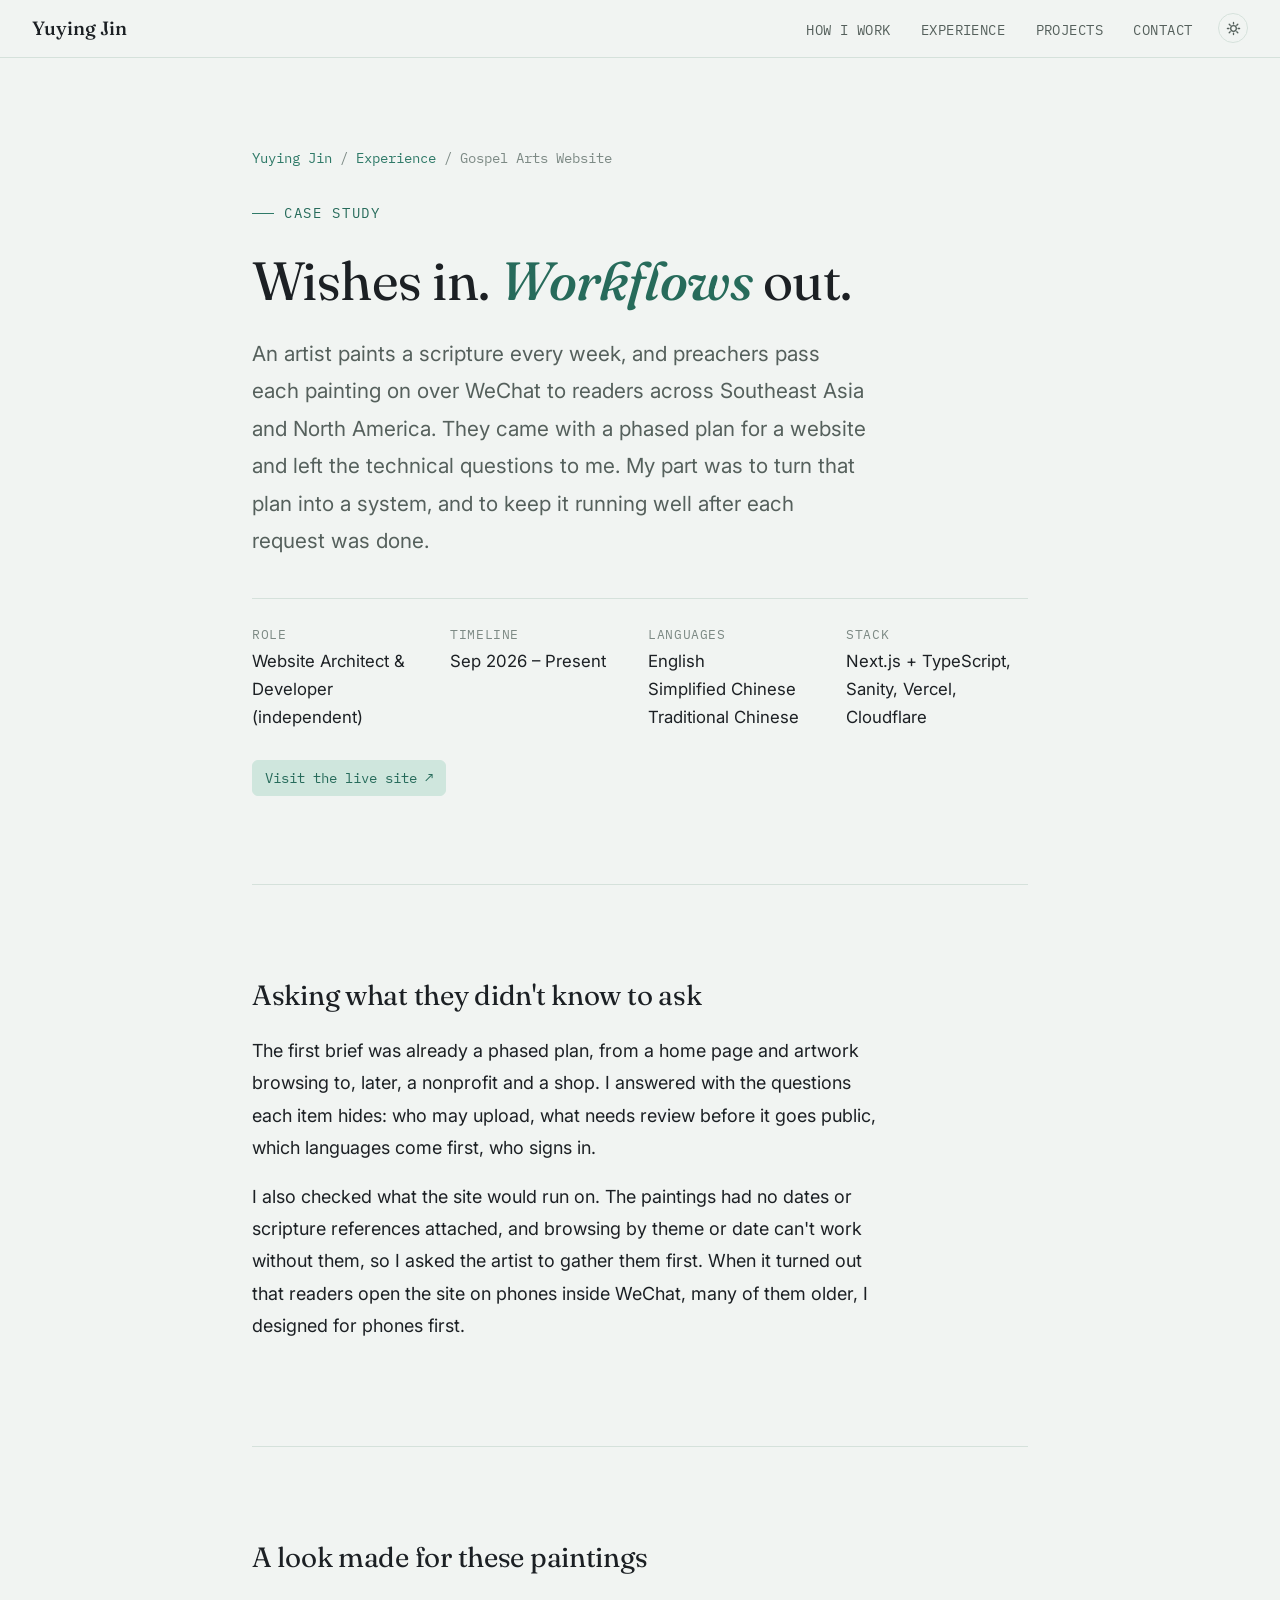
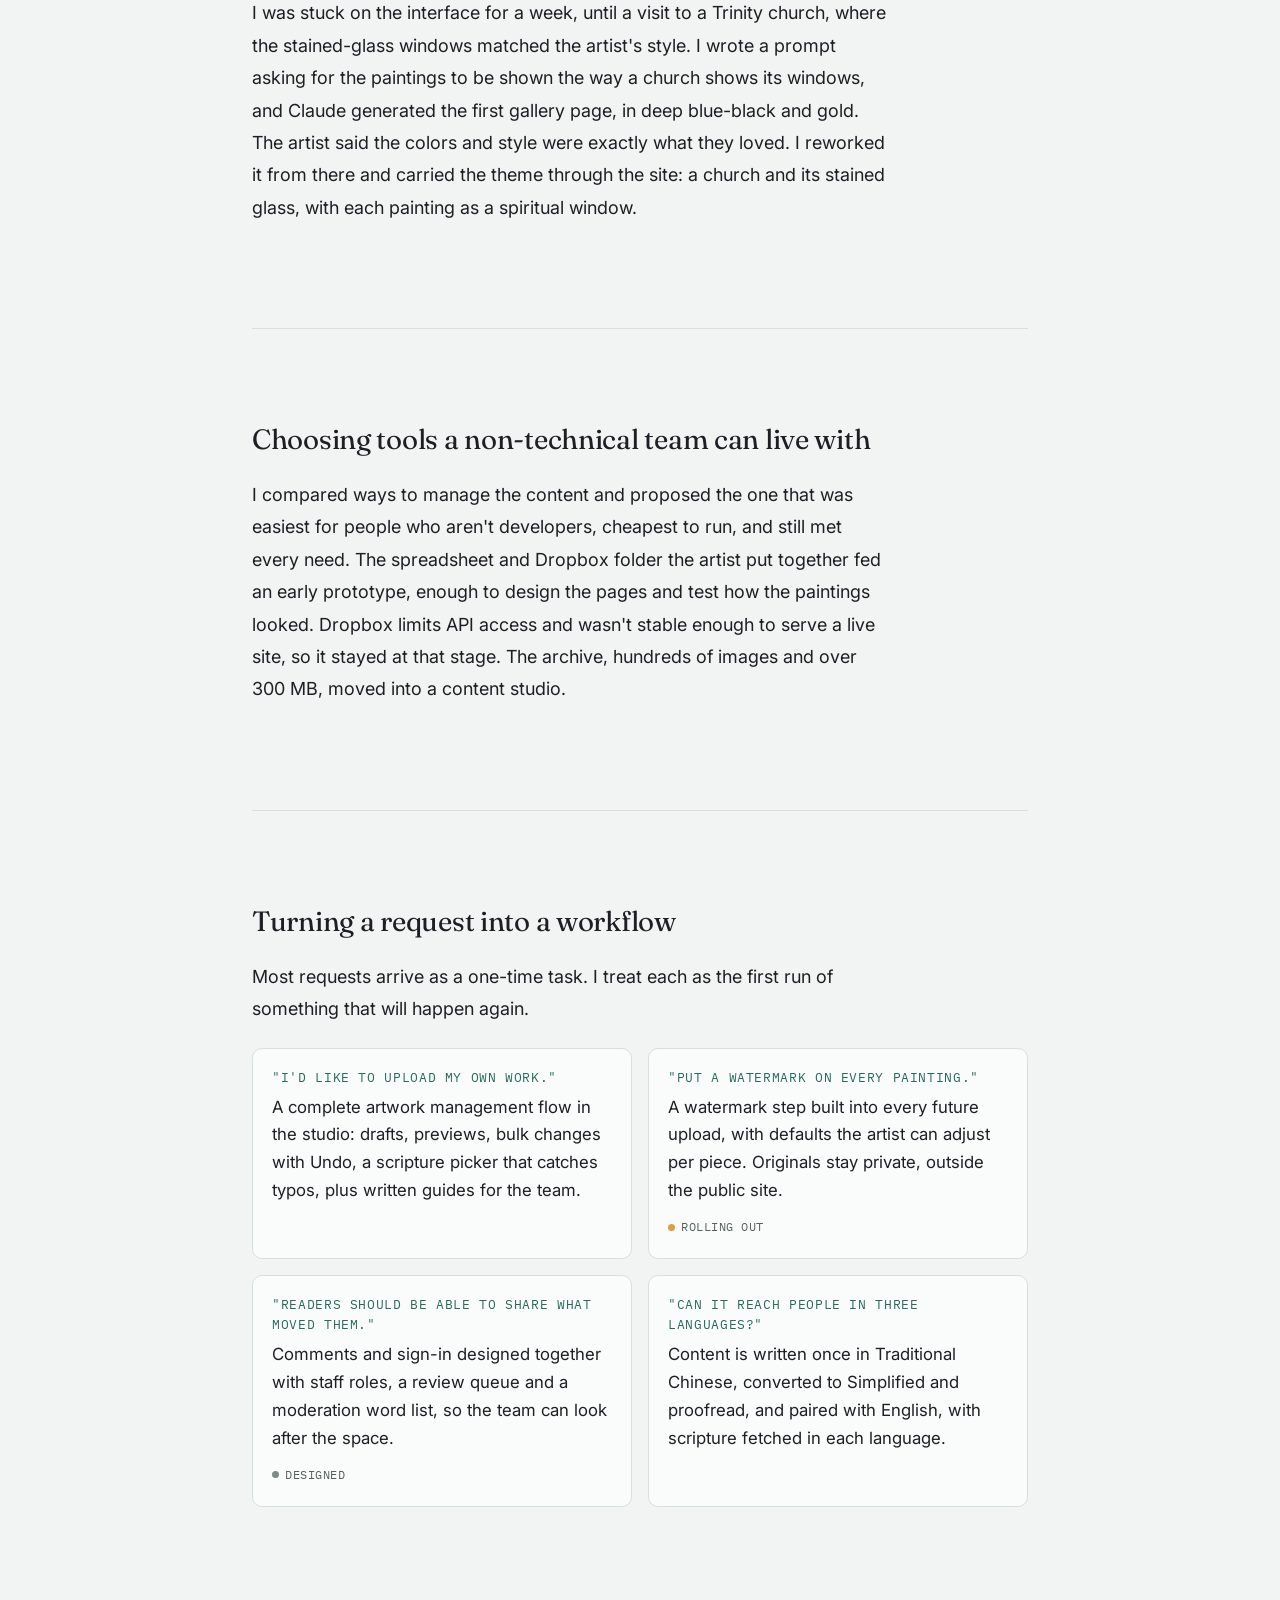
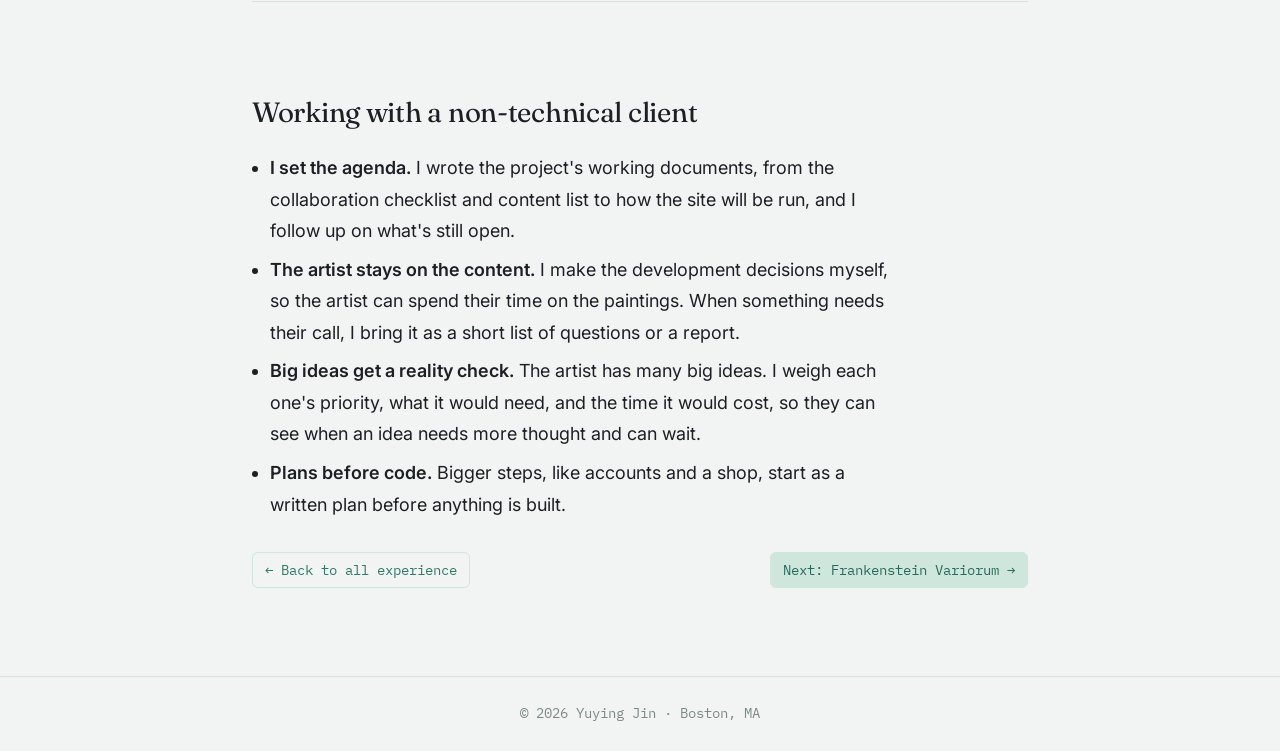
<file: work/gospel-arts/index.html>
<!DOCTYPE html>
<html lang="en">
<head>
<meta charset="UTF-8">
<meta name="viewport" content="width=device-width, initial-scale=1.0">
<title>Gospel Arts Website Case Study · Yuying Jin</title>
<meta name="description" content="How I turned an artist's wishes into a trilingual gallery they run, by asking the technical questions early and turning requests into workflows.">
<link rel="canonical" href="https://yuying-jin.github.io/work/gospel-arts/">
<meta name="author" content="Yuying Jin">
<meta name="theme-color" content="#f1f4f2" media="(prefers-color-scheme: light)">
<meta name="theme-color" content="#12161c" media="(prefers-color-scheme: dark)">
<link rel="icon" href="../../assets/favicon.svg" type="image/svg+xml">

<meta property="og:type" content="article">
<meta property="og:title" content="Gospel Arts Website · Case Study">
<meta property="og:description" content="How I turned a non-technical artist's wish list into a trilingual gallery they run themselves.">
<meta property="og:url" content="https://yuying-jin.github.io/work/gospel-arts/">
<meta property="og:site_name" content="Yuying Jin">
<meta name="twitter:card" content="summary">

<script type="application/ld+json">
[
  {
    "@context": "https://schema.org",
    "@type": "Article",
    "headline": "Gospel Arts Website: wishes in, workflows out",
    "description": "Case study: requirements discovery, client collaboration and workflow design for a trilingual online gallery.",
    "url": "https://yuying-jin.github.io/work/gospel-arts/",
    "inLanguage": "en",
    "dateModified": "2026-11-04",
    "author": { "@type": "Person", "@id": "https://yuying-jin.github.io/#me", "name": "Yuying Jin", "url": "https://yuying-jin.github.io/" },
    "about": ["Requirements analysis", "Workflow design", "Client collaboration", "Content management systems", "Internationalization"]
  },
  {
    "@context": "https://schema.org",
    "@type": "BreadcrumbList",
    "itemListElement": [
      { "@type": "ListItem", "position": 1, "name": "Yuying Jin", "item": "https://yuying-jin.github.io/" },
      { "@type": "ListItem", "position": 2, "name": "Gospel Arts Website", "item": "https://yuying-jin.github.io/work/gospel-arts/" }
    ]
  }
]
</script>

<script>
  try { const t = localStorage.getItem('theme'); if (t) document.documentElement.dataset.theme = t; } catch (e) {}
</script>
<link rel="preconnect" href="https://fonts.googleapis.com">
<link rel="preconnect" href="https://fonts.gstatic.com" crossorigin>
<link href="https://fonts.googleapis.com/css2?family=Fraunces:ital,opsz,wght@0,9..144,400;0,9..144,500;1,9..144,500&family=Inter:wght@400;500;600&family=IBM+Plex+Mono:wght@400;500&display=swap" rel="stylesheet">
<link rel="stylesheet" href="../../assets/site.css">
</head>
<body>

<a id="back-to-top" href="#top" aria-label="Back to top">
  <svg width="15" height="15" viewBox="0 0 16 16" fill="none" aria-hidden="true"><path d="M8 12V4M4 7l4-4 4 4" stroke="currentColor" stroke-width="1.5" stroke-linecap="round" stroke-linejoin="round"/></svg>
</a>

<nav aria-label="Main">
  <a href="../../" class="nav-logo">Yuying Jin</a>
  <div class="nav-right">
    <ul class="nav-links">
      <li><a href="../../#how">How I work</a></li>
      <li><a href="../../#experience">Experience</a></li>
      <li><a href="../../#projects">Projects</a></li>
      <li><a href="../../#contact">Contact</a></li>
    </ul>
    <button class="theme-toggle" type="button" aria-label="Switch theme">
      <svg class="sun" width="15" height="15" viewBox="0 0 16 16" fill="none" aria-hidden="true"><circle cx="8" cy="8" r="3" stroke="currentColor" stroke-width="1.4"/><path d="M8 1.5v1.6M8 12.9v1.6M1.5 8h1.6M12.9 8h1.6M3.4 3.4l1.1 1.1M11.5 11.5l1.1 1.1M3.4 12.6l1.1-1.1M11.5 4.5l1.1-1.1" stroke="currentColor" stroke-width="1.4" stroke-linecap="round"/></svg>
      <svg class="moon" width="15" height="15" viewBox="0 0 16 16" fill="none" aria-hidden="true"><path d="M13.5 9.6A5.6 5.6 0 0 1 6.4 2.5a5.6 5.6 0 1 0 7.1 7.1Z" stroke="currentColor" stroke-width="1.4" stroke-linejoin="round"/></svg>
    </button>
  </div>
</nav>

<main class="container">

  <section id="top">
    <p class="crumbs"><a href="../../">Yuying Jin</a> / <a href="../../#experience">Experience</a> / Gospel Arts Website</p>
    <p class="eyebrow">Case study</p>
    <h1>Wishes in. <em>Workflows</em> out.</h1>
    <p class="cs-lede">An artist paints a scripture every week, and preachers pass each painting on over WeChat to readers across Southeast Asia and North America. They came with a phased plan for a website and left the technical questions to me. My part was to turn that plan into a system, and to keep it running well after each request was done.</p>
    <dl class="cs-facts">
      <div><dt>Role</dt><dd>Website Architect &amp; Developer (independent)</dd></div>
      <div><dt>Timeline</dt><dd>Sep 2026 – Present</dd></div>
      <div><dt>Languages</dt><dd>English<br>Simplified Chinese<br>Traditional Chinese</dd></div>
      <div><dt>Stack</dt><dd>Next.js + TypeScript, Sanity, Vercel, Cloudflare</dd></div>
    </dl>
    <div class="case-links" style="margin-top:1.8rem">
      <a href="https://www.sjgart.org/" target="_blank" rel="noopener" class="case-link primary">Visit the live site ↗</a>
    </div>
  </section>

  <section id="questions">
    <div class="prose">
      <h2>Asking what they didn't know to ask</h2>
      <p>The first brief was already a phased plan, from a home page and artwork browsing to, later, a nonprofit and a shop. I answered with the questions each item hides: who may upload, what needs review before it goes public, which languages come first, who signs in.</p>
      <p>I also checked what the site would run on. The paintings had no dates or scripture references attached, and browsing by theme or date can't work without them, so I asked the artist to gather them first. When it turned out that readers open the site on phones inside WeChat, many of them older, I designed for phones first.</p>
    </div>
  </section>

  <section id="look">
    <div class="prose">
      <h2>A look made for these paintings</h2>
      <p>I was stuck on the interface for a week, until a visit to a Trinity church, where the stained-glass windows matched the artist's style. I wrote a prompt asking for the paintings to be shown the way a church shows its windows, and Claude generated the first gallery page, in deep blue-black and gold. The artist said the colors and style were exactly what they loved. I reworked it from there and carried the theme through the site: a church and its stained glass, with each painting as a spiritual window.</p>
    </div>
  </section>

  <section id="tools">
    <div class="prose">
      <h2>Choosing tools a non-technical team can live with</h2>
      <p>I compared ways to manage the content and proposed the one that was easiest for people who aren't developers, cheapest to run, and still met every need. The spreadsheet and Dropbox folder the artist put together fed an early prototype, enough to design the pages and test how the paintings looked. Dropbox limits API access and wasn't stable enough to serve a live site, so it stayed at that stage. The archive, hundreds of images and over 300 MB, moved into a content studio.</p>
    </div>
  </section>

  <section id="workflows">
    <div class="prose">
      <h2>Turning a request into a workflow</h2>
      <p>Most requests arrive as a one-time task. I treat each as the first run of something that will happen again.</p>
    </div>
    <div class="compare">
      <div><p class="k">"I'd like to upload my own work."</p><p>A complete artwork management flow in the studio: drafts, previews, bulk changes with Undo, a scripture picker that catches typos, plus written guides for the team.</p></div>
      <div><p class="k">"Put a watermark on every painting."</p><p>A watermark step built into every future upload, with defaults the artist can adjust per piece. Originals stay private, outside the public site.</p><span class="status rolling">Rolling out</span></div>
      <div><p class="k">"Readers should be able to share what moved them."</p><p>Comments and sign-in designed together with staff roles, a review queue and a moderation word list, so the team can look after the space.</p><span class="status">Designed</span></div>
      <div><p class="k">"Can it reach people in three languages?"</p><p>Content is written once in Traditional Chinese, converted to Simplified and proofread, and paired with English, with scripture fetched in each language.</p></div>
    </div>
  </section>

  <section id="collaboration">
    <div class="prose">
      <h2>Working with a non-technical client</h2>
      <ul>
        <li><strong>I set the agenda.</strong> I wrote the project's working documents, from the collaboration checklist and content list to how the site will be run, and I follow up on what's still open.</li>
        <li><strong>The artist stays on the content.</strong> I make the development decisions myself, so the artist can spend their time on the paintings. When something needs their call, I bring it as a short list of questions or a report.</li>
        <li><strong>Big ideas get a reality check.</strong> The artist has many big ideas. I weigh each one's priority, what it would need, and the time it would cost, so they can see when an idea needs more thought and can wait.</li>
        <li><strong>Plans before code.</strong> Bigger steps, like accounts and a shop, start as a written plan before anything is built.</li>
      </ul>
    </div>
    <div class="cs-next" style="margin-top:2rem">
      <a href="../../#experience" class="case-link">← Back to all experience</a>
      <a href="../frankenstein-variorum/" class="case-link primary">Next: Frankenstein Variorum →</a>
    </div>
  </section>

</main>

<footer>© 2026 Yuying Jin · Boston, MA</footer>

<script src="../../assets/site.js" defer></script>
</body>
</html>
</file>
<file: assets/site.css>
/* Light: celadon on a cool off-white, one gamboge node. Dark: night blue, gamboge accent. */
:root {
  --paper: #f1f4f2;
  --paper-raised: #fafcfb;
  --ink: #1c2024;
  --ink-muted: #55605c;
  --ink-faint: #7d8a85;
  --line: #d5e1db;
  --accent: #2f7a68;
  --accent-deep: #276b5b;
  --accent-soft: #cfe6dd;
  --gamboge: #d9a23a;
  --on-gamboge: #1c2024;
  --nav-bg: rgba(241,244,242,0.88);
  --shadow: rgba(28,32,36,0.07);
  --radius: 10px;
}
@media (prefers-color-scheme: dark) {
  :root:not([data-theme="light"]) {
    --paper: #12161c; --paper-raised: #191f27; --ink: #e8e9ec; --ink-muted: #a3a9b3; --ink-faint: #7a828e;
    --line: #28303b; --accent: #e6ae45; --accent-deep: #f0c46e; --accent-soft: #36301c;
    --gamboge: #e3a93f; --on-gamboge: #12161c; --nav-bg: rgba(18,22,28,0.88); --shadow: rgba(0,0,0,0.3);
    color-scheme: dark;
  }
}
:root[data-theme="dark"] {
  --paper: #12161c; --paper-raised: #191f27; --ink: #e8e9ec; --ink-muted: #a3a9b3; --ink-faint: #7a828e;
  --line: #28303b; --accent: #e6ae45; --accent-deep: #f0c46e; --accent-soft: #36301c;
  --gamboge: #e3a93f; --on-gamboge: #12161c; --nav-bg: rgba(18,22,28,0.88); --shadow: rgba(0,0,0,0.3);
  color-scheme: dark;
}

* { margin:0; padding:0; box-sizing:border-box; }
html { scroll-behavior:smooth; }
body {
  background:var(--paper); color:var(--ink);
  font-family:'Inter',system-ui,sans-serif; font-size:19.2px; line-height:1.65;
  -webkit-font-smoothing:antialiased;
}
h1,h2,h3 { font-family:'Fraunces',Georgia,serif; letter-spacing:-0.01em; text-wrap:balance; }
.mono { font-family:'IBM Plex Mono',ui-monospace,monospace; }
::selection { background:var(--accent-soft); color:var(--accent-deep); }
a { color:inherit; }
a:focus-visible, button:focus-visible { outline:2px solid var(--accent); outline-offset:3px; border-radius:4px; }

nav {
  position:sticky; top:0; z-index:100;
  background:var(--nav-bg); backdrop-filter:blur(10px);
  border-bottom:1px solid var(--line);
  padding:0 2rem; height:58px;
  display:flex; align-items:center; justify-content:space-between; gap:1rem;
}
.nav-logo { font-family:'Fraunces',Georgia,serif; font-weight:500; font-size:19.2px; text-decoration:none; }
.nav-right { display:flex; align-items:center; gap:1.6rem; }
.nav-links { display:flex; gap:1.9rem; list-style:none; }
.nav-links a {
  font-family:'IBM Plex Mono',ui-monospace,monospace; font-size:14.4px; letter-spacing:0.03em;
  text-decoration:none; color:var(--ink-muted); transition:color .15s;
  text-transform:uppercase;
}
.nav-links a:hover, .nav-links a.active { color:var(--accent-deep); }
.theme-toggle {
  background:none; border:1px solid var(--line); border-radius:50%; width:30px; height:30px;
  display:flex; align-items:center; justify-content:center; color:var(--ink-muted); cursor:pointer;
  transition:border-color .15s, color .15s;
}
.theme-toggle:hover { border-color:var(--accent); color:var(--accent-deep); }
.theme-toggle .moon { display:none; }
:root[data-theme="dark"] .theme-toggle .sun { display:none; }
:root[data-theme="dark"] .theme-toggle .moon { display:block; }

.container { max-width:840px; margin:0 auto; padding:0 2rem; }
section { padding:5.5rem 0; }
section + section { border-top:1px solid var(--line); }

.eyebrow {
  font-family:'IBM Plex Mono',ui-monospace,monospace; font-size:13.8px; letter-spacing:0.12em;
  text-transform:uppercase; color:var(--accent-deep);
  display:flex; align-items:center; gap:10px; margin-bottom:1.6rem;
}
.eyebrow::before { content:''; width:22px; height:1px; background:var(--accent); }
h2.eyebrow { font-weight:400; }

/* ---------- HERO ---------- */
#hero { padding:5.5rem 0 4rem; overflow:hidden; }
.hero-grid { display:grid; grid-template-columns:1.15fr 1fr; gap:2.5rem; align-items:center; }
h1 { font-size:clamp(2.4rem,5.04vw,3.36rem); font-weight:400; line-height:1.16; margin-bottom:1.4rem; }
h1 em { font-style:italic; color:var(--accent-deep); font-weight:500; }
#hero h1 { font-size:clamp(2rem,3.4vw,2.35rem); }
.hero-desc { color:var(--ink-muted); font-size:1.02rem; line-height:1.8; margin-bottom:1.9rem; max-width:480px; }
.hero-actions { display:flex; gap:10px; flex-wrap:wrap; }
.btn {
  display:inline-flex; align-items:center; gap:6px; padding:9px 18px;
  border-radius:var(--radius); font-size:16.2px; font-weight:500;
  text-decoration:none; transition:transform .12s,background .12s,border-color .12s;
}
.btn:hover { transform:translateY(-1px); }
.btn-dark { background:var(--ink); color:var(--paper); }
.btn-dark:hover { background:var(--accent-deep); }
.btn-outline { background:var(--paper-raised); color:var(--ink-muted); border:1px solid var(--line); }
.btn-outline:hover { border-color:var(--accent); color:var(--accent-deep); }

.node-diagram { position:relative; }
.node-diagram svg { width:100%; height:auto; overflow:visible; }
.node-diagram .path {
  fill:none; stroke:var(--ink-faint); stroke-width:1.2;
  stroke-dasharray:220; stroke-dashoffset:220;
  animation:draw 1.4s ease forwards;
}
.node-diagram .path.p2 { animation-delay:.15s; }
.node-diagram .path.p3 { animation-delay:.3s; }
.node-diagram .path.p4 { animation-delay:.45s; }
@keyframes draw { to { stroke-dashoffset:0; } }
.node-diagram circle.leaf { fill:var(--paper-raised); stroke:var(--ink-faint); stroke-width:1.2; }
.node-diagram circle.core { fill:var(--gamboge); }
.node-diagram text { font-family:'IBM Plex Mono',ui-monospace,monospace; font-size:10px; fill:var(--ink-muted); }
.node-diagram text.core-label { fill:var(--on-gamboge); font-size:9.5px; }
@media (prefers-reduced-motion:reduce) {
  html { scroll-behavior:auto; }
  .node-diagram .path { animation:none; stroke-dashoffset:0; }
}

.hero-tags { display:flex; flex-wrap:wrap; gap:8px; margin-top:2.4rem; list-style:none; }
.htag {
  font-family:'IBM Plex Mono',ui-monospace,monospace; font-size:13.8px; padding:4px 11px;
  border-radius:100px; border:1px solid var(--line); background:var(--paper-raised); color:var(--ink-muted);
}

/* ---------- HOW I WORK ---------- */
.how-grid { display:grid; grid-template-columns:repeat(2,minmax(0,1fr)); gap:1.8rem 2.5rem; }
.how-block { border-left:2px solid var(--accent-soft); padding-left:1.1rem; }
.how-block h3 { font-size:18px; font-weight:500; margin-bottom:.4rem; font-family:'Inter',system-ui,sans-serif; letter-spacing:0; }
.how-block p { font-size:16.2px; color:var(--ink-muted); margin-bottom:.6rem; line-height:1.6; }
.how-block .seen-in { font-family:'IBM Plex Mono',ui-monospace,monospace; font-size:13.8px; color:var(--ink-faint); }
.how-block .seen-in a { color:var(--accent); text-decoration:none; }
.how-block .seen-in a:hover { text-decoration:underline; }

/* ---------- EXPERIENCE ---------- */
.case { margin-bottom:3.5rem; }
.case:last-child { margin-bottom:0; }
.case-head { display:flex; justify-content:space-between; align-items:baseline; flex-wrap:wrap; gap:.5rem; margin-bottom:.3rem; }
.case-head h3 { font-size:22.8px; font-weight:500; }
.case-date { font-family:'IBM Plex Mono',ui-monospace,monospace; font-size:13.8px; color:var(--ink-faint); white-space:nowrap; }
.case-org { font-size:15.6px; color:var(--ink-muted); margin-bottom:.6rem; }
.case-badges { display:flex; flex-wrap:wrap; gap:6px 0; margin-bottom:1.3rem; font-family:'IBM Plex Mono',ui-monospace,monospace; font-size:15px; color:var(--accent-deep); list-style:none; }
.case-badges li:not(:last-child)::after { content:'·'; margin:0 8px; color:var(--ink-faint); }
.case-rows { display:flex; flex-direction:column; gap:1rem; }
.case-row { display:grid; grid-template-columns:150px minmax(0,1fr); gap:1rem; }
.case-row .k { font-family:'IBM Plex Mono',ui-monospace,monospace; font-size:13.2px; letter-spacing:.04em; text-transform:uppercase; color:var(--accent-deep); padding-top:3px; }
.case-row .v { font-size:17.4px; line-height:1.7; }
.case-row .v ul { padding-left:1.1rem; display:flex; flex-direction:column; gap:.5rem; }
.case ul.plain { padding-left:1.15rem; display:flex; flex-direction:column; gap:.6rem; }
.case ul.plain li { font-size:17.4px; line-height:1.7; }
.case li strong, .case-row strong { font-weight:600; }
.case-tools { display:flex; flex-wrap:wrap; gap:6px; margin-top:1.2rem; list-style:none; }
.pill { font-family:'IBM Plex Mono',ui-monospace,monospace; font-size:13.8px; padding:3px 9px; border-radius:5px; background:var(--paper-raised); border:1px solid var(--line); color:var(--ink-muted); }
.case-links { display:flex; flex-wrap:wrap; gap:10px; margin-top:1.1rem; }
.case-link {
  font-family:'IBM Plex Mono',ui-monospace,monospace; font-size:14.4px; text-decoration:none; color:var(--accent);
  border:1px solid var(--accent-soft); padding:5px 12px; border-radius:6px; transition:background .12s;
}
.case-link:hover { background:var(--accent-soft); color:var(--accent-deep); }
.case-link.primary { background:var(--accent-soft); color:var(--accent-deep); }
code.inline { font-family:'IBM Plex Mono',ui-monospace,monospace; font-size:.88em; background:var(--paper-raised); border:1px solid var(--line); border-radius:4px; padding:0 4px; }

/* ---------- PROJECTS ---------- */
.proj-list { display:flex; flex-direction:column; gap:1.4rem; }
.proj-card {
  background:var(--paper-raised); border:1px solid var(--line); border-radius:14px;
  padding:1.9rem 2rem; transition:border-color .15s,transform .15s;
}
.proj-card:hover { border-color:var(--accent); transform:translateY(-2px); }
.proj-num { font-family:'IBM Plex Mono',ui-monospace,monospace; font-size:13.2px; color:var(--accent); margin-bottom:.6rem; }
.proj-head { display:flex; justify-content:space-between; align-items:baseline; flex-wrap:wrap; gap:.5rem; margin-bottom:1rem; }
.proj-head h3 { margin-bottom:0 !important; }
.proj-card h3 { font-size:21.6px; font-weight:500; margin-bottom:1rem; }
.proj-card p { font-size:17.16px; color:var(--ink-muted); line-height:1.7; }
.proj-card p + p { margin-top:.7rem; }
.proj-label { font-family:'IBM Plex Mono',ui-monospace,monospace; font-size:12.6px; letter-spacing:.04em; text-transform:uppercase; color:var(--accent-deep); margin-bottom:.15rem; display:block; }
.proj-card p strong { color:var(--ink); font-weight:600; }
.proj-tags { display:flex; flex-wrap:wrap; gap:6px; margin-top:1.2rem; list-style:none; }
.proj-tag { font-family:'IBM Plex Mono',ui-monospace,monospace; font-size:13.2px; padding:3px 8px; border-radius:5px; background:var(--paper); color:var(--ink-muted); }
.proj-link { display:inline-block; margin-top:1rem; font-size:15px; color:var(--accent); text-decoration:none; font-family:'IBM Plex Mono',ui-monospace,monospace; }
.proj-link:hover { text-decoration:underline; }

/* ---------- SKILLS ---------- */
.skill-rows { display:flex; flex-direction:column; }
.skill-row { display:grid; grid-template-columns:200px minmax(0,1fr); gap:1rem; padding:.9rem 0; border-bottom:1px solid var(--line); align-items:baseline; }
.skill-row:last-child { border-bottom:none; }
.skill-row h3 { font-family:'Inter',system-ui,sans-serif; font-size:16.8px; font-weight:500; letter-spacing:0; }
.skill-row p { font-size:16.2px; color:var(--ink-muted); }

/* ---------- EDUCATION ---------- */
.edu-list { display:flex; flex-direction:column; gap:1.6rem; }
.edu-item { display:grid; grid-template-columns:110px 1fr; gap:1.2rem; }
.edu-date { font-family:'IBM Plex Mono',ui-monospace,monospace; font-size:14.4px; color:var(--ink-faint); padding-top:2px; }
.edu-item h3 { font-size:19.2px; font-weight:500; margin-bottom:.2rem; }
.edu-item p { font-size:16.2px; color:var(--ink-muted); }

/* ---------- CONTACT ---------- */
#contact { text-align:center; padding:5.5rem 0 4.5rem; }
#contact h2.title { font-size:2.1rem; font-weight:400; margin-bottom:.7rem; }
#contact p.sub { color:var(--ink-muted); margin-bottom:2rem; max-width:460px; margin-left:auto; margin-right:auto; }
.contact-links { display:flex; gap:12px; justify-content:center; flex-wrap:wrap; }

footer { border-top:1px solid var(--line); padding:1.6rem 2rem; text-align:center; font-family:'IBM Plex Mono',ui-monospace,monospace; font-size:13.8px; color:var(--ink-faint); }

#back-to-top {
  position:fixed; bottom:2rem; right:2rem; z-index:200; width:38px; height:38px; border-radius:50%;
  background:var(--paper-raised); border:1px solid var(--line); display:flex; align-items:center; justify-content:center;
  cursor:pointer; text-decoration:none; color:var(--ink-muted); opacity:0; pointer-events:none;
  transition:opacity .25s, transform .2s, border-color .15s; box-shadow:0 2px 12px var(--shadow);
}
#back-to-top.visible { opacity:1; pointer-events:auto; }
#back-to-top:hover { border-color:var(--accent); color:var(--accent-deep); transform:translateY(-2px); }

/* ---------- CASE STUDY PAGE ---------- */
.crumbs { font-family:'IBM Plex Mono',ui-monospace,monospace; font-size:14.4px; color:var(--ink-faint); margin-bottom:2rem; }
.crumbs a { color:var(--accent); text-decoration:none; }
.crumbs a:hover { text-decoration:underline; }
.cs-lede { font-size:1.3rem; color:var(--ink-muted); line-height:1.8; max-width:620px; }
.cs-facts { display:grid; grid-template-columns:repeat(4,minmax(0,1fr)); gap:1rem; margin-top:2.4rem; padding-top:1.6rem; border-top:1px solid var(--line); }
.cs-facts dt { font-family:'IBM Plex Mono',ui-monospace,monospace; font-size:12.6px; letter-spacing:.05em; text-transform:uppercase; color:var(--ink-faint); margin-bottom:.2rem; }
.cs-facts dd { font-size:16.8px; }
.prose { max-width:640px; }
.prose h2 { font-size:1.74rem; font-weight:400; margin-bottom:1rem; }
.prose h3 { font-size:1.26rem; font-weight:500; margin:1.8rem 0 .5rem; }
.prose p { font-size:18px; line-height:1.8; margin-bottom:1rem; }
.prose ul { padding-left:1.15rem; margin-bottom:1rem; display:flex; flex-direction:column; gap:.45rem; }
.prose li { font-size:18px; line-height:1.75; }
.prose strong { font-weight:600; }
.compare { display:grid; grid-template-columns:repeat(2,minmax(0,1fr)); gap:1rem; margin:1.4rem 0 .4rem; }
.compare div { background:var(--paper-raised); border:1px solid var(--line); border-radius:var(--radius); padding:1.1rem 1.2rem; }
.compare .k { font-family:'IBM Plex Mono',ui-monospace,monospace; font-size:12.6px; letter-spacing:.05em; text-transform:uppercase; color:var(--accent-deep); margin-bottom:.4rem; }
.compare p { font-size:16.8px; line-height:1.65; margin:0; }
.flow { display:flex; align-items:stretch; gap:0; margin:1.6rem 0 .6rem; overflow-x:auto; padding-bottom:4px; }
.flow-step { flex:1 1 0; min-width:120px; background:var(--paper-raised); border:1px solid var(--line); border-radius:8px; padding:.8rem .9rem; }
.flow-step.hub { border-color:var(--gamboge); box-shadow:inset 0 0 0 1px var(--gamboge); }
.flow-step b { display:block; font-size:15.6px; font-weight:600; margin-bottom:.2rem; }
.flow-step span { display:block; font-size:14.4px; color:var(--ink-muted); line-height:1.5; }
.flow-arrow { flex:0 0 22px; display:flex; align-items:center; justify-content:center; color:var(--ink-faint); font-family:'IBM Plex Mono',ui-monospace,monospace; font-size:15.6px; }
.flow-caption { font-size:15px; color:var(--ink-faint); margin-bottom:1.2rem; }
table.left-alone { width:100%; border-collapse:collapse; font-size:16.2px; margin:1rem 0 1.2rem; }
table.left-alone th, table.left-alone td { text-align:left; padding:.55rem .6rem; border-bottom:1px solid var(--line); vertical-align:top; }
table.left-alone th { font-family:'IBM Plex Mono',ui-monospace,monospace; font-size:12.6px; letter-spacing:.05em; text-transform:uppercase; color:var(--ink-faint); font-weight:400; }
table.left-alone td:first-child { font-family:'IBM Plex Mono',ui-monospace,monospace; font-size:15px; white-space:nowrap; }
.table-wrap { overflow-x:auto; }
.cs-next { display:flex; justify-content:space-between; flex-wrap:wrap; gap:1rem; }
.wf-head { display:flex; align-items:baseline; justify-content:space-between; flex-wrap:wrap; gap:.5rem; margin-bottom:1rem; }
.wf-head h2 { margin-bottom:0; }
.status { display:inline-flex; align-items:center; gap:6px; font-family:'IBM Plex Mono',ui-monospace,monospace; font-size:12px; letter-spacing:.04em; text-transform:uppercase; color:var(--ink-muted); white-space:nowrap; }
.status::before { content:''; width:7px; height:7px; border-radius:50%; background:var(--ink-faint); }
.status.built::before { background:var(--accent); }
.status.rolling::before { background:var(--gamboge); }
.compare .status { margin-top:.8rem; }
.status-key { display:flex; flex-wrap:wrap; gap:.6rem 1.2rem; font-size:15.6px; color:var(--ink-muted); margin-top:1rem; align-items:center; }

@media (max-width:720px) {
  nav { padding:0 1.25rem; }
  .container { padding:0 max(16px, env(safe-area-inset-left, 0px)); }
  .hero-grid { grid-template-columns:1fr; }
  .node-diagram { display:none; }
  section { padding:3.5rem 0; }
  #hero { padding:2.5rem 0 3rem; }
  #contact { padding:3.5rem 0 3rem; }
  .hero-tags { margin-top:1.8rem; }
  .btn { padding:8px 13px; font-size:15px; }
  .hero-actions { gap:8px; }
  .eyebrow { align-items:flex-start; letter-spacing:.1em; }
  .eyebrow::before { flex-shrink:0; margin-top:.6em; }
  .case { margin-bottom:2.8rem; }
  h1 { font-size:2.1rem; }
  .crumbs { font-size:12.5px; margin-bottom:1.4rem; }
  .cs-lede { font-size:17px; line-height:1.6; }
  .cs-facts { gap:1rem 1.2rem; }
  .cs-facts dt { font-size:11.5px; margin-bottom:.1rem; }
  .cs-facts dd { font-size:14.5px; line-height:1.45; }
  .prose p, .prose li { font-size:16.5px; line-height:1.65; }
  .prose h2 { font-size:1.5rem; }
  .compare p { font-size:15.5px; line-height:1.6; }
  .case-row .v, .case ul.plain li { font-size:16.5px; line-height:1.6; }
  .proj-card p { font-size:16px; line-height:1.6; }
  .how-block p { font-size:15.5px; line-height:1.6; }
  .how-grid { grid-template-columns:1fr; }
  .case-row { grid-template-columns:1fr; gap:.3rem; }
  .skill-row { grid-template-columns:1fr; gap:.2rem; }
  nav .nav-links { display:none; }
  .edu-item { grid-template-columns:1fr; gap:.2rem; }
  .proj-card { padding:1.5rem 1.3rem; }
  .cs-facts { grid-template-columns:repeat(2,minmax(0,1fr)); }
  .compare { grid-template-columns:1fr; }
  .flow { flex-direction:column; overflow:visible; }
  .flow-step { min-width:0; }
  .flow-arrow { flex-basis:22px; transform:rotate(90deg); }
  #back-to-top { bottom:1.25rem; right:1.25rem; }
}
</file>
